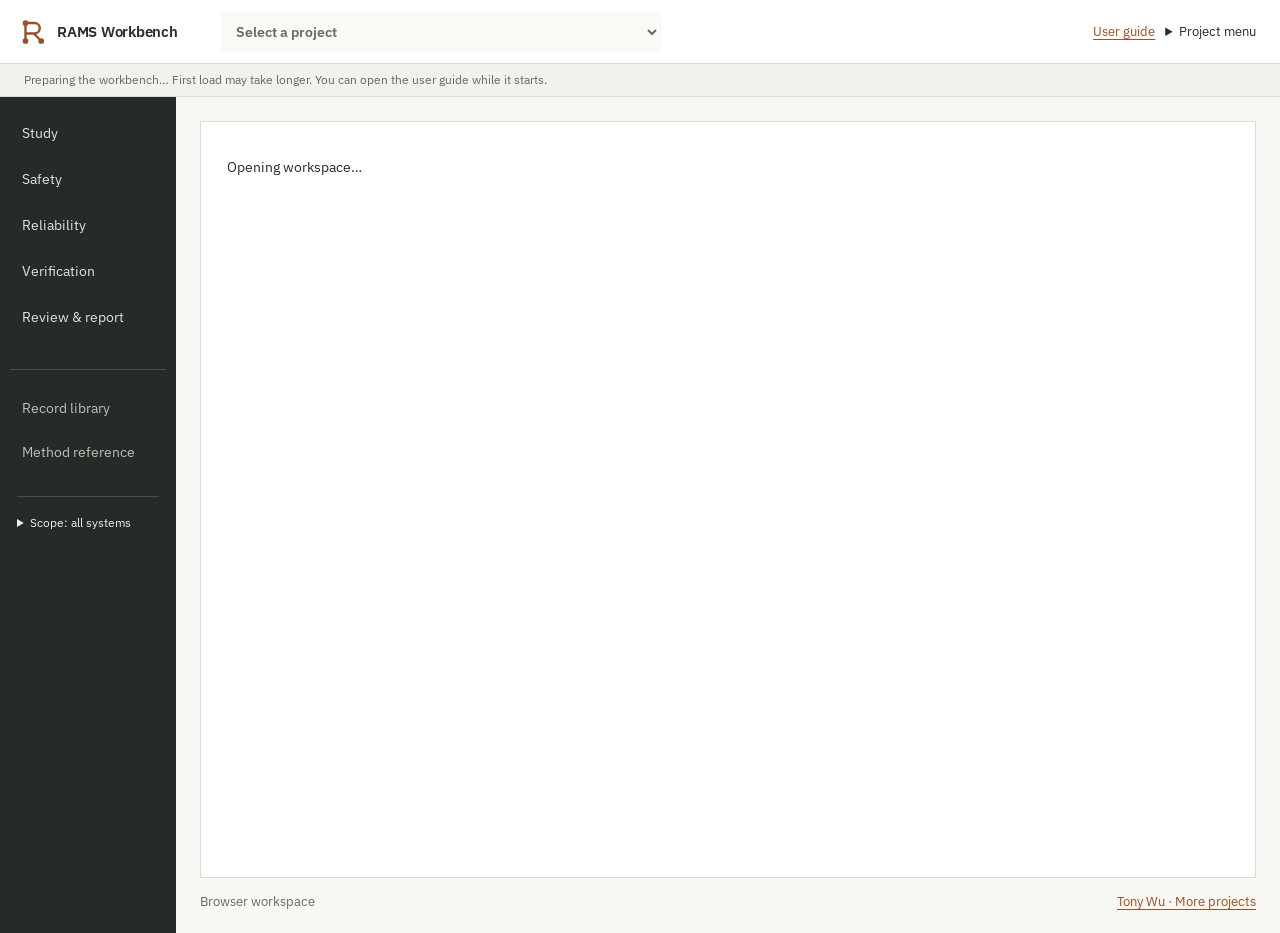
<file: index.html>
<!doctype html>
<html lang="en" data-runtime="browser">
  <head>
    <meta charset="utf-8" />
    <meta name="viewport" content="width=device-width,initial-scale=1" />
    <title>RAMS Workbench</title>
    <link rel="icon" type="image/svg+xml" href="./favicon.svg?v=94de19e150622cd6">
    <link rel="stylesheet" href="./style.css?v=94de19e150622cd6" />
    <link rel="stylesheet" href="./unified/engineering-view.css?v=94de19e150622cd6" />
    <script type="module" src="./app.js?v=94de19e150622cd6"></script>
  </head>
  <body>
    <a class="skip" href="#main">Skip to workspace</a>
    <header>
      <strong class="brand"><img class="brand-mark" src="./logo.svg?v=94de19e150622cd6" width="30" height="30" alt="">RAMS Workbench</strong
      ><label class="sr-only" for="projects">Project</label
      ><select id="projects">
        <option value="">Select a project</option></select
      ><span id="revision"></span>
      <div class="header-actions">
        <a class="guide-link" href="./guide/" target="_blank" rel="noopener" aria-label="User guide (opens in a new tab)">User guide</a>
        <details class="project-menu">
          <summary>Project menu</summary>
          <div>
            <button id="export">Download study</button>
            <button id="reload">Reload project</button>
            <button id="applicationStatus">Application status</button>
            <hr>
            <button id="exportArchive">Download full archive</button>
            <button id="backupWorkspace">Back up workspace</button>
            <button id="restoreWorkspace">Restore workspace backup</button>
            <button id="previousWorkspace">Download previous workspace</button>
            <input id="restoreFile" type="file" accept=".sqlite3,.db,application/vnd.sqlite3" hidden>
            <a class="button" href="./guide/#1-open-the-workbench-and-protect-your-work" target="_blank" rel="noopener">Browser storage & recovery help</a>
            <hr>
            <button id="create">New project</button>
            <button data-import-project>Import project</button>
            <input id="import" type="file" accept=".json,application/json" hidden>
            <details class="example-menu"><summary>Example studies</summary><button id="completeExample">Complete station study</button><button id="crossrailExample">Crossrail-informed ventilation study</button><button id="example">Basic station example</button><button id="methodExample">Bow tie & fault tree example</button></details>
          </div>
        </details>
      </div>
    </header>
    <div id="notice" role="status" aria-live="polite"></div>
    <div class="shell">
      <button id="toggleNavigation" class="nav-toggle" aria-expanded="false" aria-controls="studyNavigation">Study navigation</button>
      <div class="study-navigation" id="studyNavigation">
        <nav class="app-nav" aria-label="Study">
          <button data-view="overview" data-work-area="study">Study</button>
          <button data-view="hazards" data-work-area="safety">Safety</button>
          <button data-view="ram" data-work-area="reliability">Reliability</button>
          <button data-view="evidence" data-work-area="verification">Verification</button>
          <button data-view="review" data-work-area="review">Review &amp; report</button>
          <div class="nav-utilities">
            <button data-library>Record library</button>
            <button data-view="practice">Method reference</button>
          </div>
        </nav>
        <details class="scope-menu">
          <summary id="scopeLabel">Scope: all systems</summary>
          <aside class="scope">
            <div class="section-head"><h2>System scope</h2><button id="addItem">Add item</button></div>
            <button id="allScope" class="scope-all">All systems</button>
            <div id="tree"></div><div id="scopeNote" class="scope-note"></div>
          </aside>
        </details>
      </div>
      <main id="main" tabindex="-1">
        <div id="workAreaContext" class="work-area-context" hidden>
          <label for="workspaceView">View</label><select id="workspaceView" aria-label="Workspace view"></select>
        </div>
        <section id="workspace">
          <div id="content"><p role="status">Opening workspace…</p><noscript><p>Enable JavaScript to open the workspace.</p></noscript></div>
          <section id="inspector" aria-label="Selected record"></section>
          <aside id="reviewDock" aria-label="Record workspace" hidden><div id="reviewDetail"></div><div id="reviewEditorSlot"></div></aside>
        </section>
        <footer>
          <span id="studyMode">Local workspace</span>
          <span id="appVersion"></span>
          <a href="https://haitaowu12.github.io/tony-wu-home/">Tony Wu · More projects</a>
        </footer>
      </main>
    </div>
    <dialog id="recordContext" aria-labelledby="contextTitle">
      <div class="context-header"><h2 id="contextTitle">Related record</h2><button id="closeContext">Return to workspace</button></div>
      <nav id="contextTrail" aria-label="Related record path"></nav>
      <div id="contextRecord"></div>
    </dialog>
    <dialog id="editor" aria-labelledby="editorTitle">
      <form id="entityForm">
        <div class="dialog-head">
          <div>
            <p class="eyebrow" id="editorType"></p>
            <h2 id="editorTitle">Record</h2>
          </div>
          <button type="button" id="closeEditor">Close</button>
        </div>
        <div id="entityFields"></div>
        <p id="entityError" class="error" role="alert"></p>
        <div class="form-actions">
          <button type="button" id="cancelEditor">Cancel</button
          ><button class="primary">Save record</button>
        </div>
      </form>
    </dialog>
    <dialog id="actionDialog" aria-labelledby="actionTitle">
      <form id="actionForm">
        <div class="dialog-head">
          <h2 id="actionTitle"></h2>
          <button type="button" id="closeAction">Close</button>
        </div>
        <div id="actionFields"></div>
        <p id="actionError" class="error" role="alert"></p>
        <div class="form-actions">
          <button class="primary" id="actionSubmit">Save</button>
        </div>
      </form>
    </dialog>
  </body>
</html>
</file>
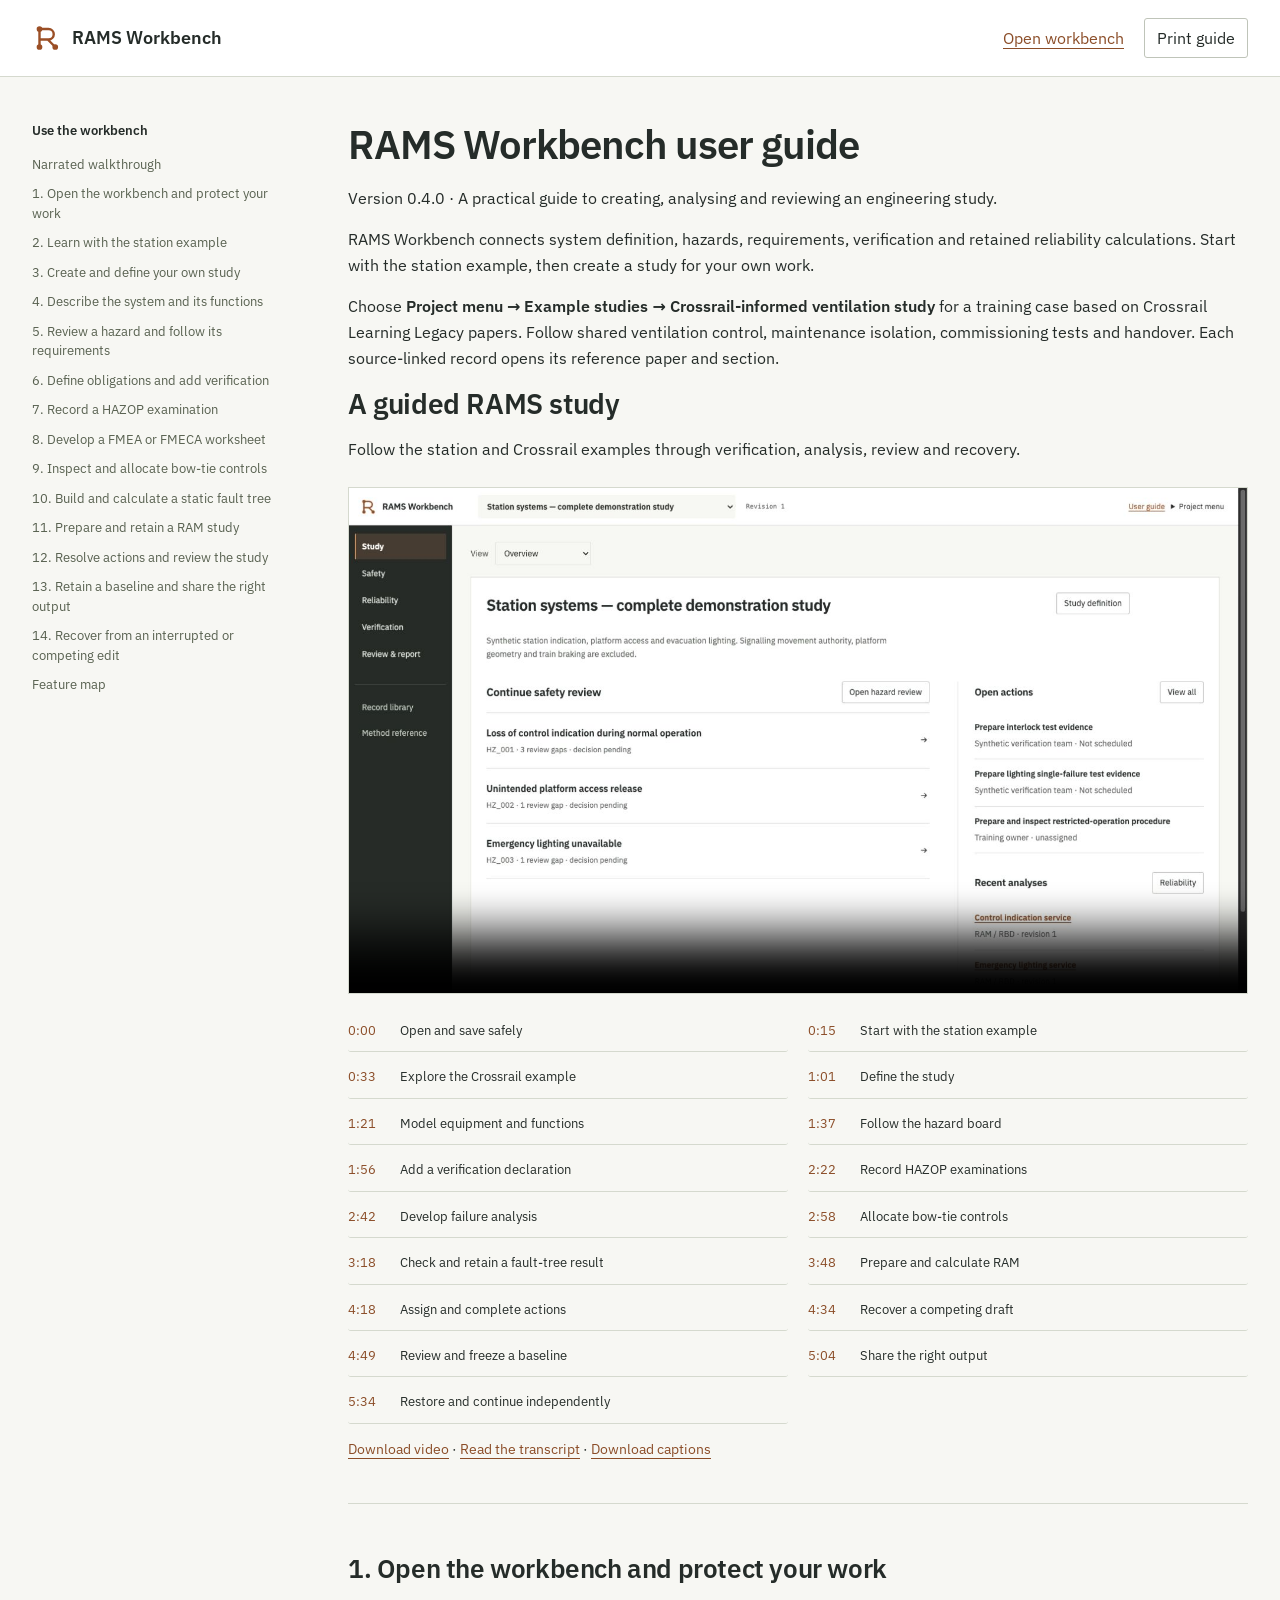
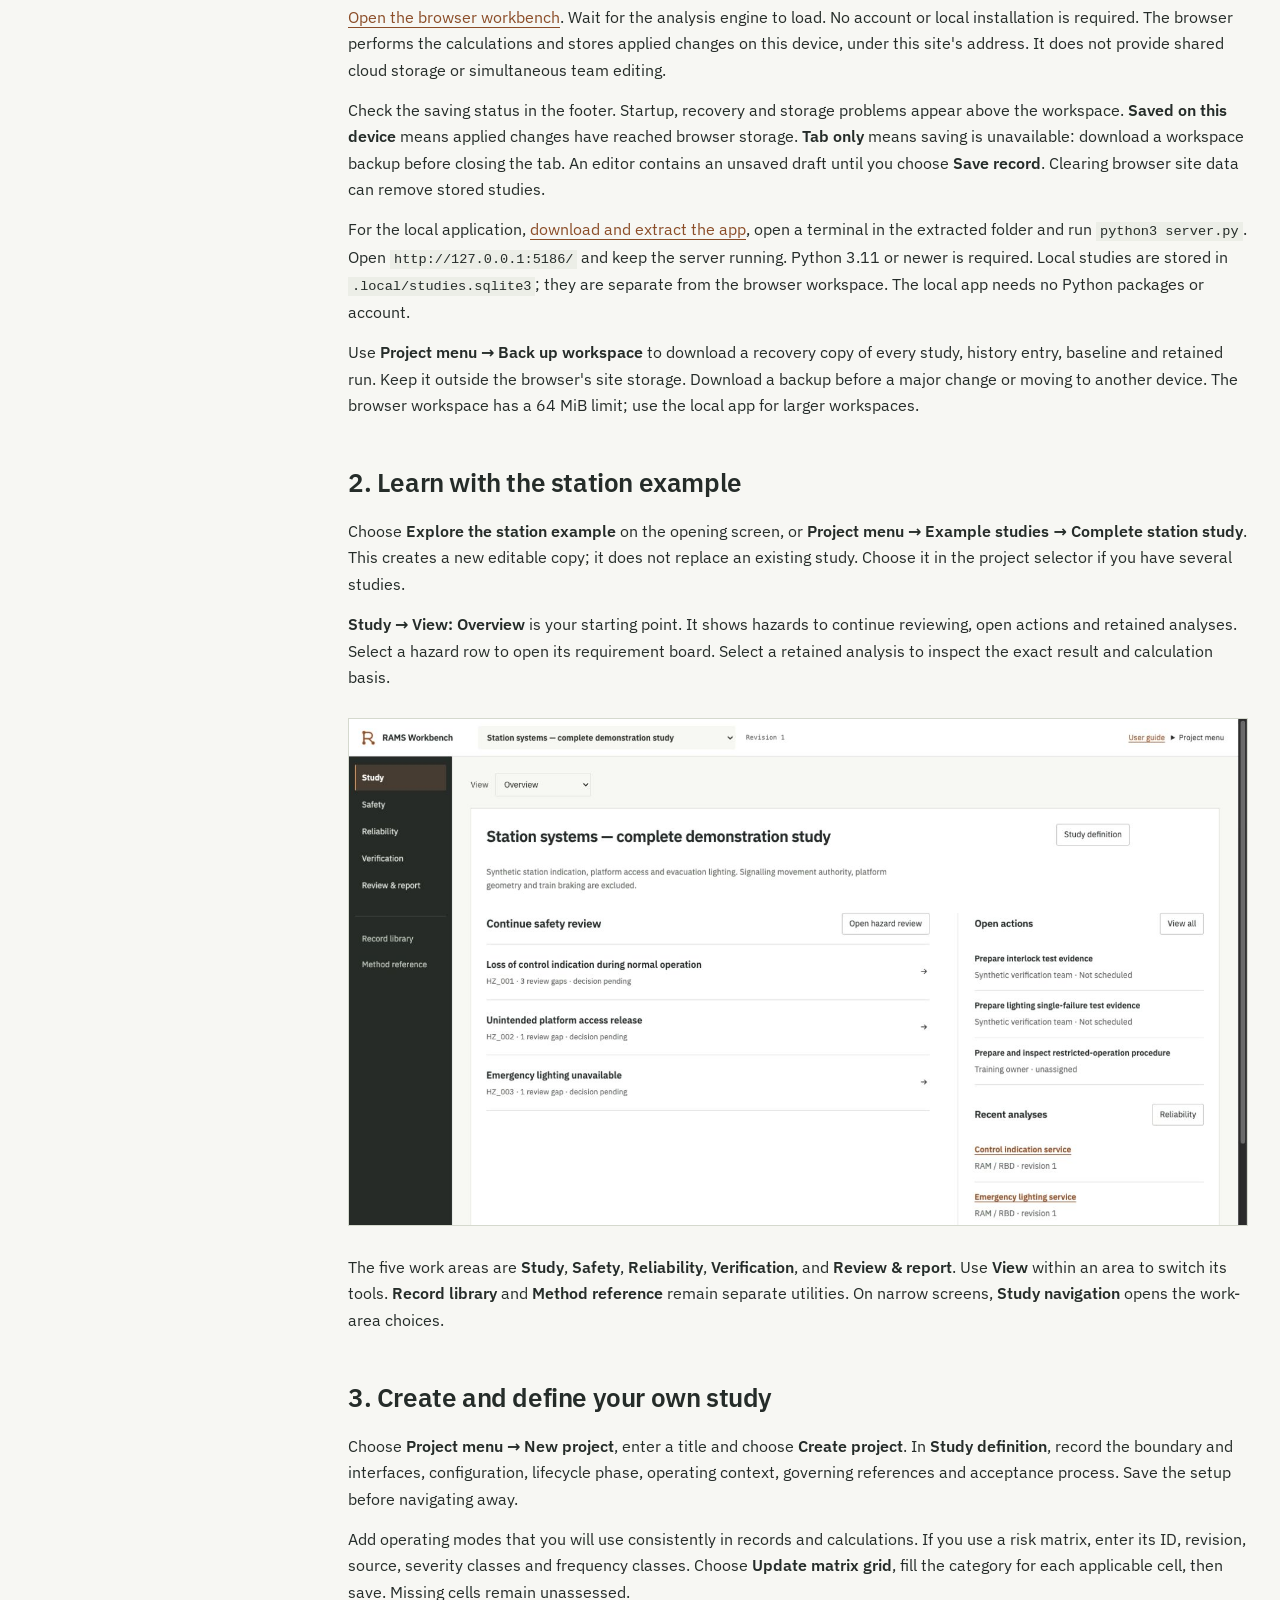
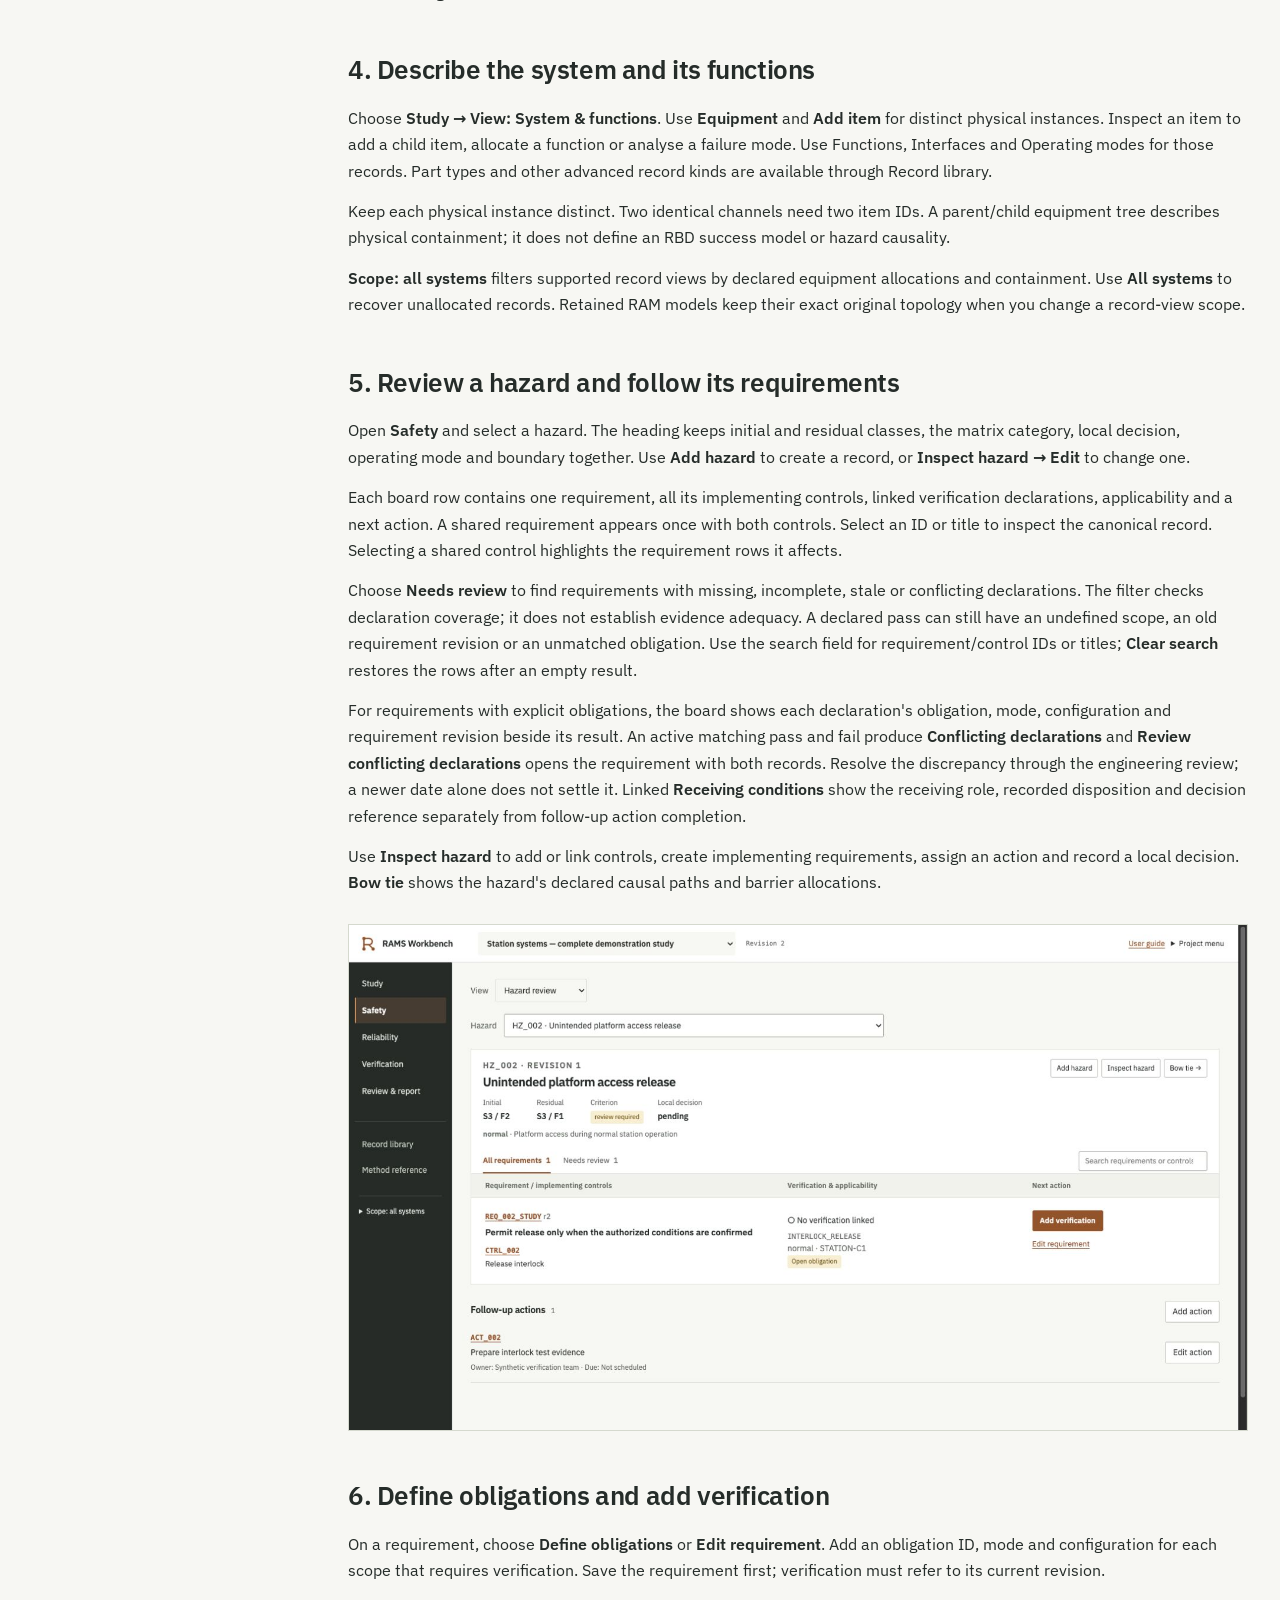
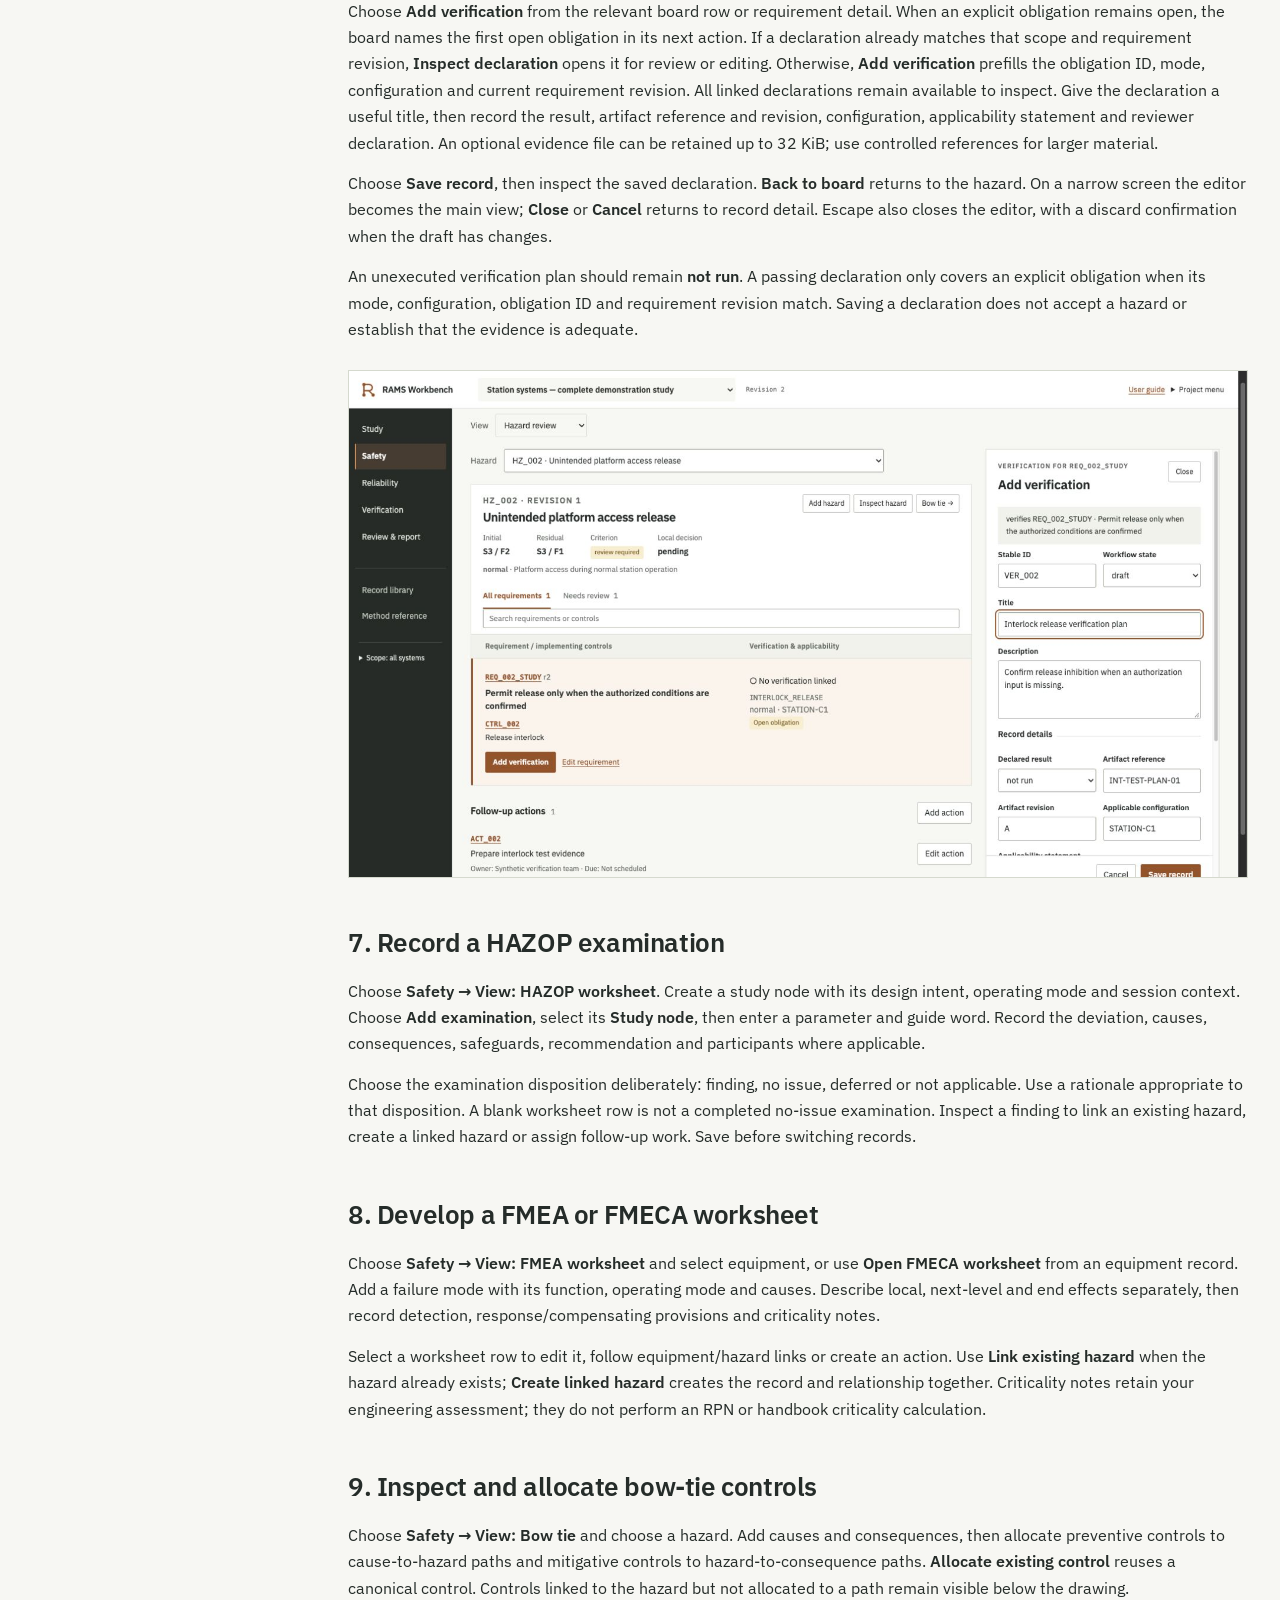
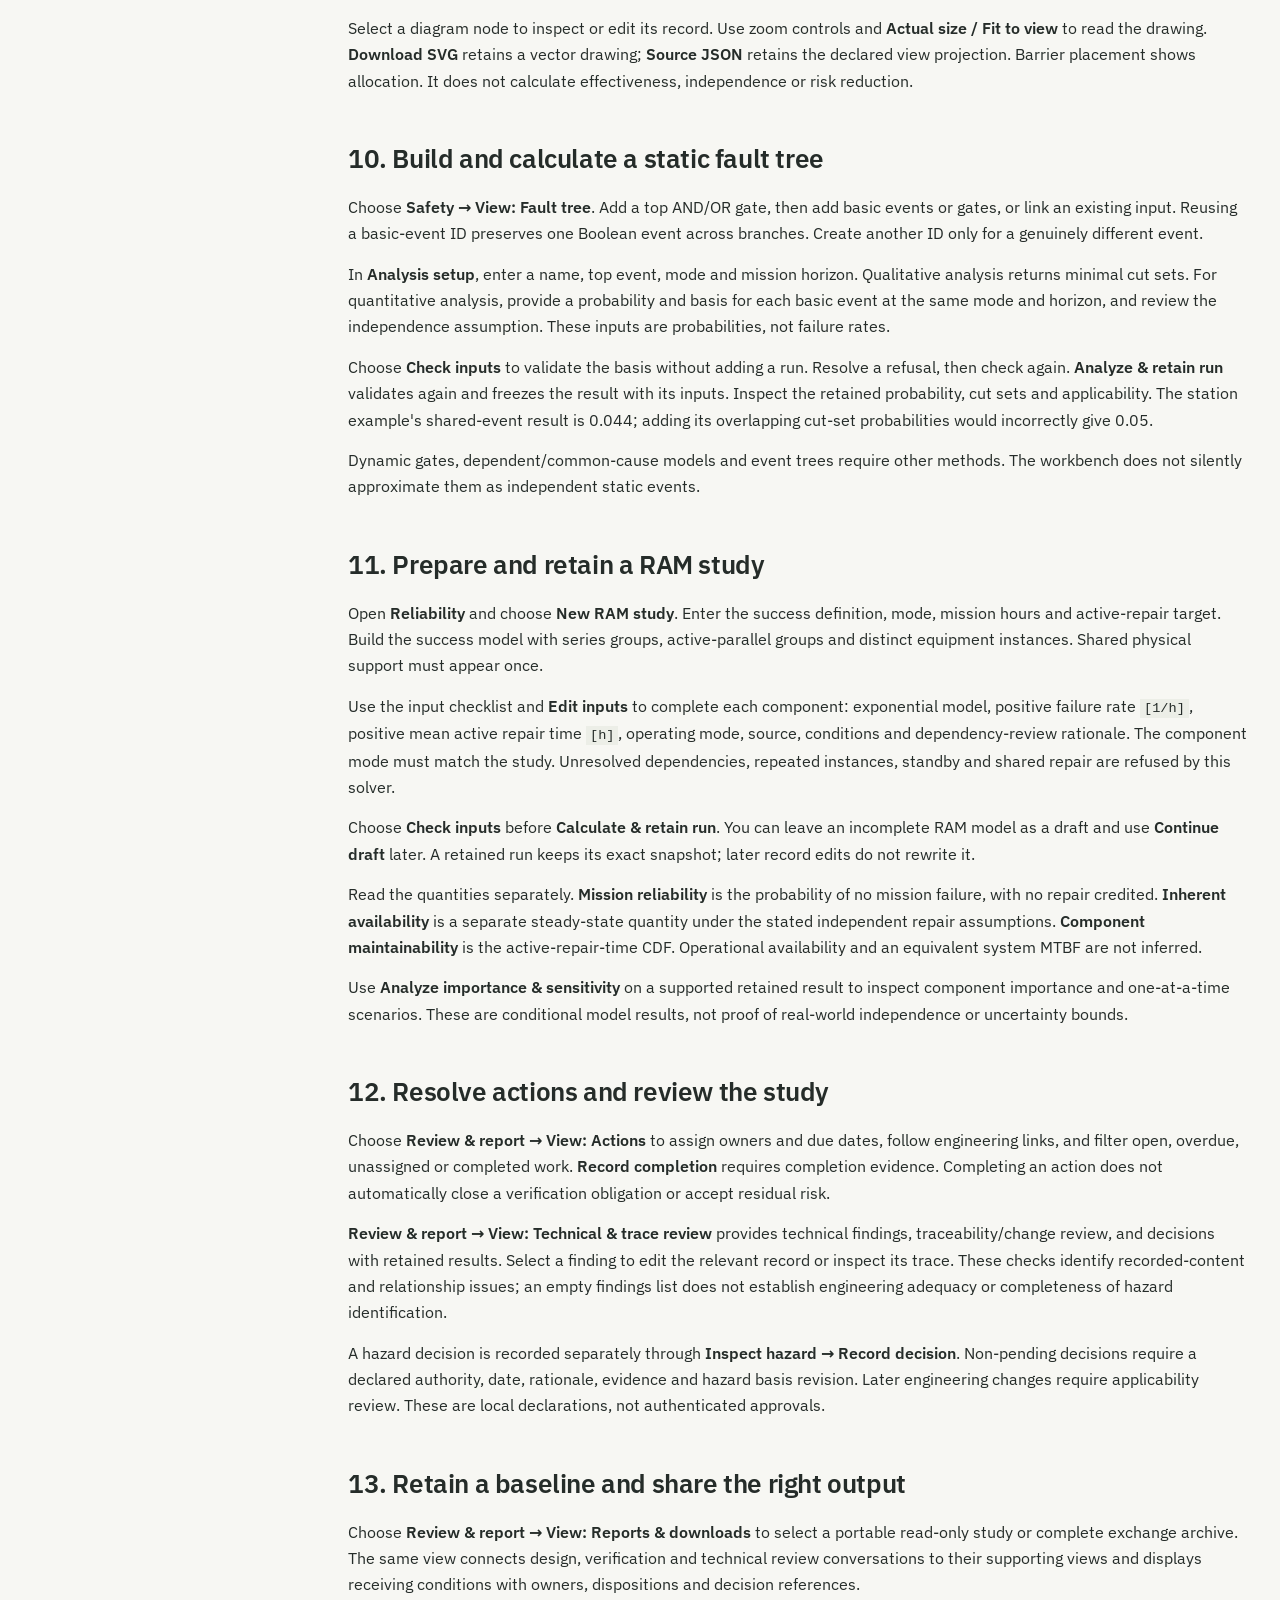
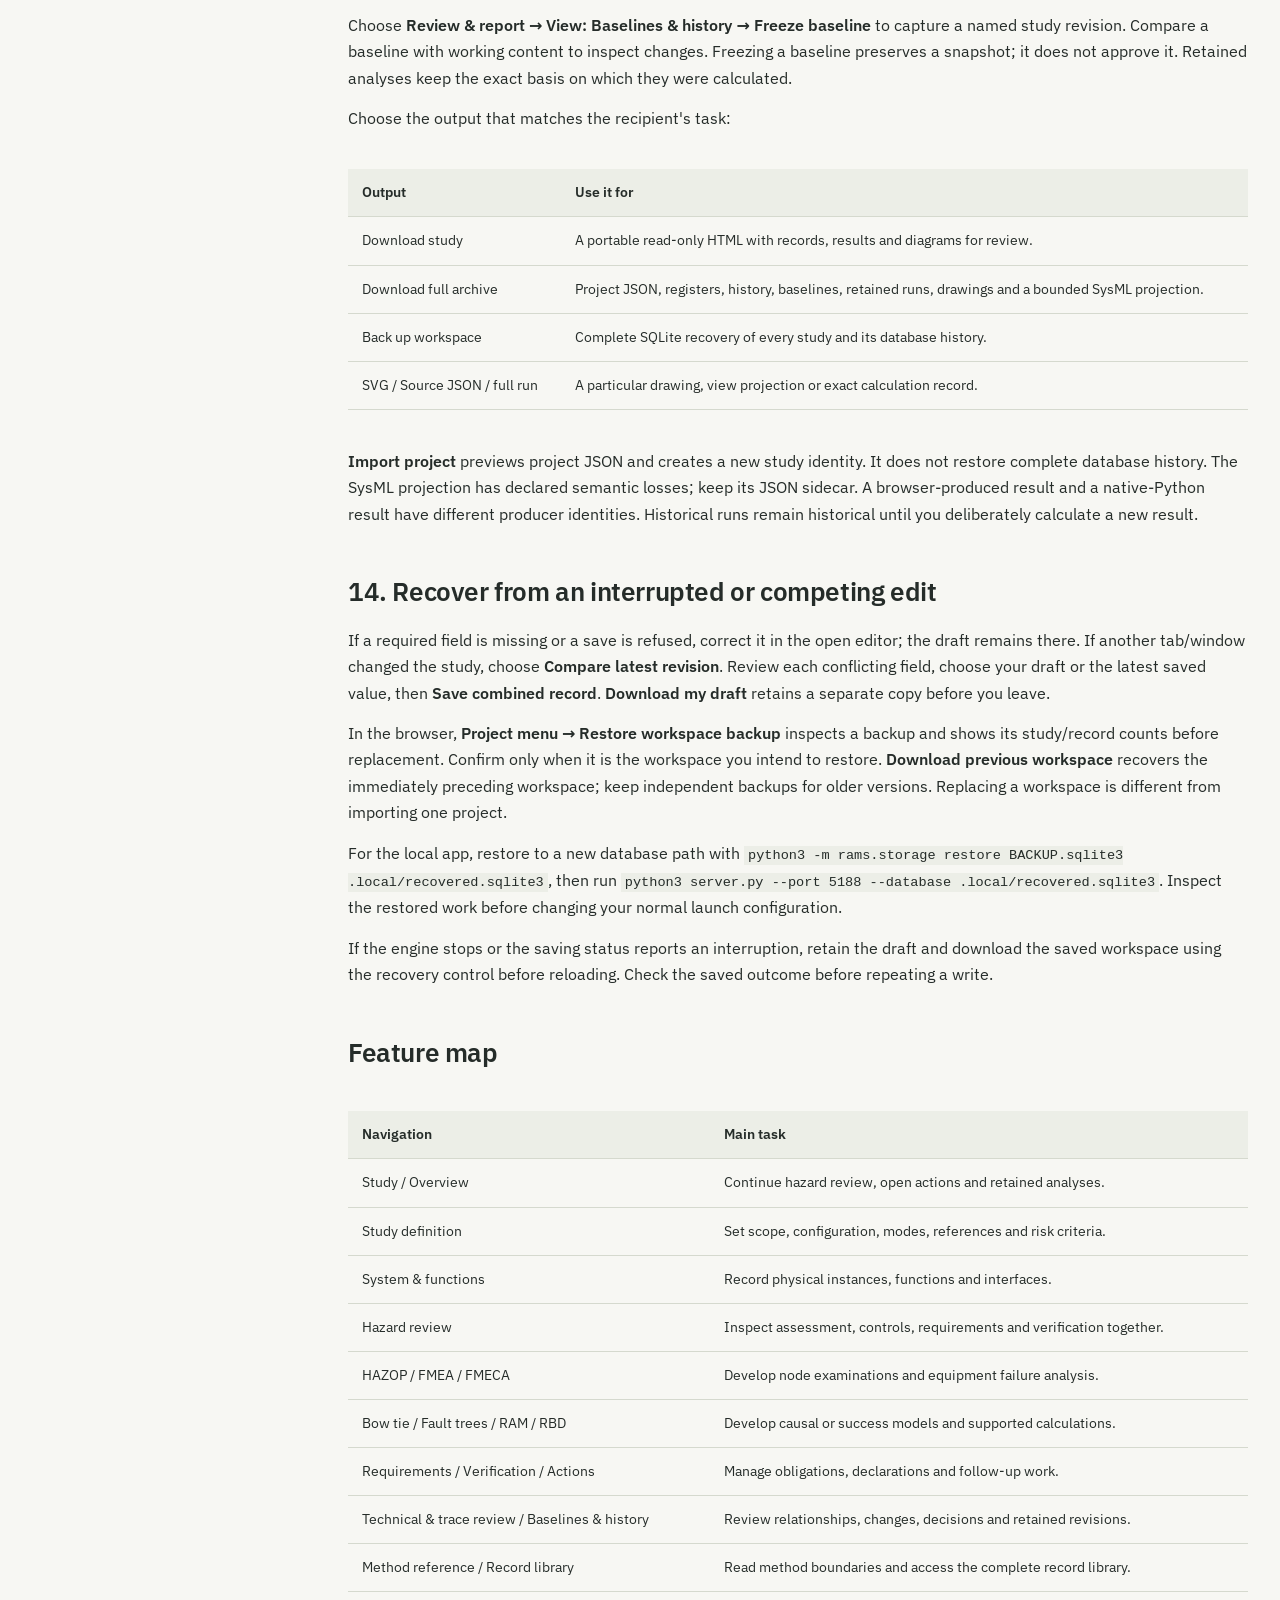
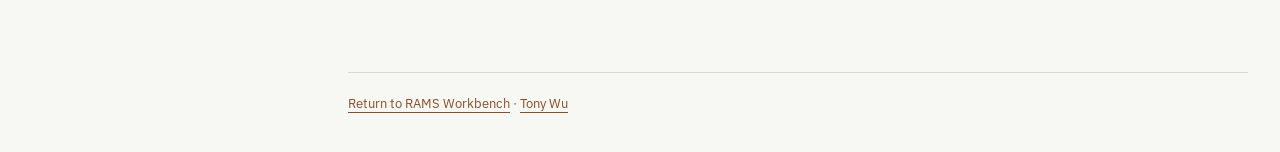
<file: guide/index.html>
<!doctype html><html lang="en"><head><meta charset="utf-8"><meta name="viewport" content="width=device-width,initial-scale=1"><title>RAMS Workbench — user guide & walkthrough</title><link rel="icon" href="../favicon.svg?v=94de19e150622cd6" type="image/svg+xml"><link rel="stylesheet" href="guide.css?v=94de19e150622cd6"><script src="guide.js?v=94de19e150622cd6" defer></script></head><body>
<header><a class="brand" href="../"><img src="../logo.svg?v=94de19e150622cd6" width="30" height="30" alt=""> <span>RAMS Workbench</span></a><div><a href="../">Open workbench</a><button id="printGuide">Print guide</button></div></header>
<main><aside aria-label="Guide contents"><strong>Use the workbench</strong><a href="#walkthrough">Narrated walkthrough</a><a href="#1-open-the-workbench-and-protect-your-work">1. Open the workbench and protect your work</a><a href="#2-learn-with-the-station-example">2. Learn with the station example</a><a href="#3-create-and-define-your-own-study">3. Create and define your own study</a><a href="#4-describe-the-system-and-its-functions">4. Describe the system and its functions</a><a href="#5-review-a-hazard-and-follow-its-requirements">5. Review a hazard and follow its requirements</a><a href="#6-define-obligations-and-add-verification">6. Define obligations and add verification</a><a href="#7-record-a-hazop-examination">7. Record a HAZOP examination</a><a href="#8-develop-a-fmea-or-fmeca-worksheet">8. Develop a FMEA or FMECA worksheet</a><a href="#9-inspect-and-allocate-bow-tie-controls">9. Inspect and allocate bow-tie controls</a><a href="#10-build-and-calculate-a-static-fault-tree">10. Build and calculate a static fault tree</a><a href="#11-prepare-and-retain-a-ram-study">11. Prepare and retain a RAM study</a><a href="#12-resolve-actions-and-review-the-study">12. Resolve actions and review the study</a><a href="#13-retain-a-baseline-and-share-the-right-output">13. Retain a baseline and share the right output</a><a href="#14-recover-from-an-interrupted-or-competing-edit">14. Recover from an interrupted or competing edit</a><a href="#feature-map">Feature map</a></aside><article><h1 id="rams-workbench-user-guide">RAMS Workbench user guide</h1>
<p>Version 0.4.0 · A practical guide to creating, analysing and reviewing an engineering study.</p>
<p>RAMS Workbench connects system definition, hazards, requirements, verification and retained reliability calculations. Start with the station example, then create a study for your own work.</p>
<p>Choose <strong>Project menu → Example studies → Crossrail-informed ventilation study</strong> for a training case based on Crossrail Learning Legacy papers. Follow shared ventilation control, maintenance isolation, commissioning tests and handover. Each source-linked record opens its reference paper and section.</p>
<section id="walkthrough" aria-labelledby="videoTitle"><h2 id="videoTitle">A guided RAMS study</h2><p>Follow the station and Crossrail examples through verification, analysis, review and recovery.</p><video id="walkthroughVideo" controls preload="metadata" poster="images/02-workspace.jpg?v=94de19e150622cd6"><source src="walkthrough.mp4?v=94de19e150622cd6" type="video/mp4"><track src="captions.vtt?v=94de19e150622cd6" kind="captions" srclang="en" label="English">Your browser does not support video. <a href="walkthrough.mp4?v=94de19e150622cd6">Download the walkthrough</a>.</video><div id="chapters" aria-label="Walkthrough chapters"></div><p class="video-links"><a href="walkthrough.mp4?v=94de19e150622cd6" download>Download video</a> · <a href="transcript.html">Read the transcript</a> · <a href="captions.vtt?v=94de19e150622cd6" download>Download captions</a></p></section>
<h2 id="1-open-the-workbench-and-protect-your-work">1. Open the workbench and protect your work</h2>
<p><a href="https://haitaowu12.github.io/rams-workbench-pages/">Open the browser workbench</a>. Wait for the analysis engine to load. No account or local installation is required. The browser performs the calculations and stores applied changes on this device, under this site&#x27;s address. It does not provide shared cloud storage or simultaneous team editing.</p>
<p>Check the saving status in the footer. Startup, recovery and storage problems appear above the workspace. <strong>Saved on this device</strong> means applied changes have reached browser storage. <strong>Tab only</strong> means saving is unavailable: download a workspace backup before closing the tab. An editor contains an unsaved draft until you choose <strong>Save record</strong>. Clearing browser site data can remove stored studies.</p>
<p>For the local application, <a href="https://haitaowu12.github.io/rams-workbench-pages/rams-workbench.zip">download and extract the app</a>, open a terminal in the extracted folder and run <code>python3 server.py</code>. Open <code>http://127.0.0.1:5186/</code> and keep the server running. Python 3.11 or newer is required. Local studies are stored in <code>.local/studies.sqlite3</code>; they are separate from the browser workspace. The local app needs no Python packages or account.</p>
<p>Use <strong>Project menu → Back up workspace</strong> to download a recovery copy of every study, history entry, baseline and retained run. Keep it outside the browser&#x27;s site storage. Download a backup before a major change or moving to another device. The browser workspace has a 64 MiB limit; use the local app for larger workspaces.</p>
<h2 id="2-learn-with-the-station-example">2. Learn with the station example</h2>
<p>Choose <strong>Explore the station example</strong> on the opening screen, or <strong>Project menu → Example studies → Complete station study</strong>. This creates a new editable copy; it does not replace an existing study. Choose it in the project selector if you have several studies.</p>
<p><strong>Study → View: Overview</strong> is your starting point. It shows hazards to continue reviewing, open actions and retained analyses. Select a hazard row to open its requirement board. Select a retained analysis to inspect the exact result and calculation basis.</p>
<p><img loading="lazy" alt="Study workspace with hazard review, actions and retained analyses" src="./images/02-workspace.jpg?v=94de19e150622cd6"></p>
<p>The five work areas are <strong>Study</strong>, <strong>Safety</strong>, <strong>Reliability</strong>, <strong>Verification</strong>, and <strong>Review &amp; report</strong>. Use <strong>View</strong> within an area to switch its tools. <strong>Record library</strong> and <strong>Method reference</strong> remain separate utilities. On narrow screens, <strong>Study navigation</strong> opens the work-area choices.</p>
<h2 id="3-create-and-define-your-own-study">3. Create and define your own study</h2>
<p>Choose <strong>Project menu → New project</strong>, enter a title and choose <strong>Create project</strong>. In <strong>Study definition</strong>, record the boundary and interfaces, configuration, lifecycle phase, operating context, governing references and acceptance process. Save the setup before navigating away.</p>
<p>Add operating modes that you will use consistently in records and calculations. If you use a risk matrix, enter its ID, revision, source, severity classes and frequency classes. Choose <strong>Update matrix grid</strong>, fill the category for each applicable cell, then save. Missing cells remain unassessed.</p>
<h2 id="4-describe-the-system-and-its-functions">4. Describe the system and its functions</h2>
<p>Choose <strong>Study → View: System &amp; functions</strong>. Use <strong>Equipment</strong> and <strong>Add item</strong> for distinct physical instances. Inspect an item to add a child item, allocate a function or analyse a failure mode. Use Functions, Interfaces and Operating modes for those records. Part types and other advanced record kinds are available through Record library.</p>
<p>Keep each physical instance distinct. Two identical channels need two item IDs. A parent/child equipment tree describes physical containment; it does not define an RBD success model or hazard causality.</p>
<p><strong>Scope: all systems</strong> filters supported record views by declared equipment allocations and containment. Use <strong>All systems</strong> to recover unallocated records. Retained RAM models keep their exact original topology when you change a record-view scope.</p>
<h2 id="5-review-a-hazard-and-follow-its-requirements">5. Review a hazard and follow its requirements</h2>
<p>Open <strong>Safety</strong> and select a hazard. The heading keeps initial and residual classes, the matrix category, local decision, operating mode and boundary together. Use <strong>Add hazard</strong> to create a record, or <strong>Inspect hazard → Edit</strong> to change one.</p>
<p>Each board row contains one requirement, all its implementing controls, linked verification declarations, applicability and a next action. A shared requirement appears once with both controls. Select an ID or title to inspect the canonical record. Selecting a shared control highlights the requirement rows it affects.</p>
<p>Choose <strong>Needs review</strong> to find requirements with missing, incomplete, stale or conflicting declarations. The filter checks declaration coverage; it does not establish evidence adequacy. A declared pass can still have an undefined scope, an old requirement revision or an unmatched obligation. Use the search field for requirement/control IDs or titles; <strong>Clear search</strong> restores the rows after an empty result.</p>
<p>For requirements with explicit obligations, the board shows each declaration&#x27;s obligation, mode, configuration and requirement revision beside its result. An active matching pass and fail produce <strong>Conflicting declarations</strong> and <strong>Review conflicting declarations</strong> opens the requirement with both records. Resolve the discrepancy through the engineering review; a newer date alone does not settle it. Linked <strong>Receiving conditions</strong> show the receiving role, recorded disposition and decision reference separately from follow-up action completion.</p>
<p>Use <strong>Inspect hazard</strong> to add or link controls, create implementing requirements, assign an action and record a local decision. <strong>Bow tie</strong> shows the hazard&#x27;s declared causal paths and barrier allocations.</p>
<p><img loading="lazy" alt="Hazard requirement board with controls, applicability and next actions" src="./images/04-board.jpg?v=94de19e150622cd6"></p>
<h2 id="6-define-obligations-and-add-verification">6. Define obligations and add verification</h2>
<p>On a requirement, choose <strong>Define obligations</strong> or <strong>Edit requirement</strong>. Add an obligation ID, mode and configuration for each scope that requires verification. Save the requirement first; verification must refer to its current revision.</p>
<p>Choose <strong>Add verification</strong> from the relevant board row or requirement detail. When an explicit obligation remains open, the board names the first open obligation in its next action. If a declaration already matches that scope and requirement revision, <strong>Inspect declaration</strong> opens it for review or editing. Otherwise, <strong>Add verification</strong> prefills the obligation ID, mode, configuration and current requirement revision. All linked declarations remain available to inspect. Give the declaration a useful title, then record the result, artifact reference and revision, configuration, applicability statement and reviewer declaration. An optional evidence file can be retained up to 32 KiB; use controlled references for larger material.</p>
<p>Choose <strong>Save record</strong>, then inspect the saved declaration. <strong>Back to board</strong> returns to the hazard. On a narrow screen the editor becomes the main view; <strong>Close</strong> or <strong>Cancel</strong> returns to record detail. Escape also closes the editor, with a discard confirmation when the draft has changes.</p>
<p>An unexecuted verification plan should remain <strong>not run</strong>. A passing declaration only covers an explicit obligation when its mode, configuration, obligation ID and requirement revision match. Saving a declaration does not accept a hazard or establish that the evidence is adequate.</p>
<p><img loading="lazy" alt="Verification editor alongside its requirement context" src="./images/05-verification.jpg?v=94de19e150622cd6"></p>
<h2 id="7-record-a-hazop-examination">7. Record a HAZOP examination</h2>
<p>Choose <strong>Safety → View: HAZOP worksheet</strong>. Create a study node with its design intent, operating mode and session context. Choose <strong>Add examination</strong>, select its <strong>Study node</strong>, then enter a parameter and guide word. Record the deviation, causes, consequences, safeguards, recommendation and participants where applicable.</p>
<p>Choose the examination disposition deliberately: finding, no issue, deferred or not applicable. Use a rationale appropriate to that disposition. A blank worksheet row is not a completed no-issue examination. Inspect a finding to link an existing hazard, create a linked hazard or assign follow-up work. Save before switching records.</p>
<h2 id="8-develop-a-fmea-or-fmeca-worksheet">8. Develop a FMEA or FMECA worksheet</h2>
<p>Choose <strong>Safety → View: FMEA worksheet</strong> and select equipment, or use <strong>Open FMECA worksheet</strong> from an equipment record. Add a failure mode with its function, operating mode and causes. Describe local, next-level and end effects separately, then record detection, response/compensating provisions and criticality notes.</p>
<p>Select a worksheet row to edit it, follow equipment/hazard links or create an action. Use <strong>Link existing hazard</strong> when the hazard already exists; <strong>Create linked hazard</strong> creates the record and relationship together. Criticality notes retain your engineering assessment; they do not perform an RPN or handbook criticality calculation.</p>
<h2 id="9-inspect-and-allocate-bow-tie-controls">9. Inspect and allocate bow-tie controls</h2>
<p>Choose <strong>Safety → View: Bow tie</strong> and choose a hazard. Add causes and consequences, then allocate preventive controls to cause-to-hazard paths and mitigative controls to hazard-to-consequence paths. <strong>Allocate existing control</strong> reuses a canonical control. Controls linked to the hazard but not allocated to a path remain visible below the drawing.</p>
<p>Select a diagram node to inspect or edit its record. Use zoom controls and <strong>Actual size / Fit to view</strong> to read the drawing. <strong>Download SVG</strong> retains a vector drawing; <strong>Source JSON</strong> retains the declared view projection. Barrier placement shows allocation. It does not calculate effectiveness, independence or risk reduction.</p>
<h2 id="10-build-and-calculate-a-static-fault-tree">10. Build and calculate a static fault tree</h2>
<p>Choose <strong>Safety → View: Fault tree</strong>. Add a top AND/OR gate, then add basic events or gates, or link an existing input. Reusing a basic-event ID preserves one Boolean event across branches. Create another ID only for a genuinely different event.</p>
<p>In <strong>Analysis setup</strong>, enter a name, top event, mode and mission horizon. Qualitative analysis returns minimal cut sets. For quantitative analysis, provide a probability and basis for each basic event at the same mode and horizon, and review the independence assumption. These inputs are probabilities, not failure rates.</p>
<p>Choose <strong>Check inputs</strong> to validate the basis without adding a run. Resolve a refusal, then check again. <strong>Analyze &amp; retain run</strong> validates again and freezes the result with its inputs. Inspect the retained probability, cut sets and applicability. The station example&#x27;s shared-event result is 0.044; adding its overlapping cut-set probabilities would incorrectly give 0.05.</p>
<p>Dynamic gates, dependent/common-cause models and event trees require other methods. The workbench does not silently approximate them as independent static events.</p>
<h2 id="11-prepare-and-retain-a-ram-study">11. Prepare and retain a RAM study</h2>
<p>Open <strong>Reliability</strong> and choose <strong>New RAM study</strong>. Enter the success definition, mode, mission hours and active-repair target. Build the success model with series groups, active-parallel groups and distinct equipment instances. Shared physical support must appear once.</p>
<p>Use the input checklist and <strong>Edit inputs</strong> to complete each component: exponential model, positive failure rate <code>[1/h]</code>, positive mean active repair time <code>[h]</code>, operating mode, source, conditions and dependency-review rationale. The component mode must match the study. Unresolved dependencies, repeated instances, standby and shared repair are refused by this solver.</p>
<p>Choose <strong>Check inputs</strong> before <strong>Calculate &amp; retain run</strong>. You can leave an incomplete RAM model as a draft and use <strong>Continue draft</strong> later. A retained run keeps its exact snapshot; later record edits do not rewrite it.</p>
<p>Read the quantities separately. <strong>Mission reliability</strong> is the probability of no mission failure, with no repair credited. <strong>Inherent availability</strong> is a separate steady-state quantity under the stated independent repair assumptions. <strong>Component maintainability</strong> is the active-repair-time CDF. Operational availability and an equivalent system MTBF are not inferred.</p>
<p>Use <strong>Analyze importance &amp; sensitivity</strong> on a supported retained result to inspect component importance and one-at-a-time scenarios. These are conditional model results, not proof of real-world independence or uncertainty bounds.</p>
<h2 id="12-resolve-actions-and-review-the-study">12. Resolve actions and review the study</h2>
<p>Choose <strong>Review &amp; report → View: Actions</strong> to assign owners and due dates, follow engineering links, and filter open, overdue, unassigned or completed work. <strong>Record completion</strong> requires completion evidence. Completing an action does not automatically close a verification obligation or accept residual risk.</p>
<p><strong>Review &amp; report → View: Technical &amp; trace review</strong> provides technical findings, traceability/change review, and decisions with retained results. Select a finding to edit the relevant record or inspect its trace. These checks identify recorded-content and relationship issues; an empty findings list does not establish engineering adequacy or completeness of hazard identification.</p>
<p>A hazard decision is recorded separately through <strong>Inspect hazard → Record decision</strong>. Non-pending decisions require a declared authority, date, rationale, evidence and hazard basis revision. Later engineering changes require applicability review. These are local declarations, not authenticated approvals.</p>
<h2 id="13-retain-a-baseline-and-share-the-right-output">13. Retain a baseline and share the right output</h2>
<p>Choose <strong>Review &amp; report → View: Reports &amp; downloads</strong> to select a portable read-only study or complete exchange archive. The same view connects design, verification and technical review conversations to their supporting views and displays receiving conditions with owners, dispositions and decision references.</p>
<p>Choose <strong>Review &amp; report → View: Baselines &amp; history → Freeze baseline</strong> to capture a named study revision. Compare a baseline with working content to inspect changes. Freezing a baseline preserves a snapshot; it does not approve it. Retained analyses keep the exact basis on which they were calculated.</p>
<p>Choose the output that matches the recipient&#x27;s task:</p>
<div class="table-wrap"><table><thead><tr><th scope="col">Output</th><th scope="col">Use it for</th></tr></thead><tbody><tr><td>Download study</td><td>A portable read-only HTML with records, results and diagrams for review.</td></tr><tr><td>Download full archive</td><td>Project JSON, registers, history, baselines, retained runs, drawings and a bounded SysML projection.</td></tr><tr><td>Back up workspace</td><td>Complete SQLite recovery of every study and its database history.</td></tr><tr><td>SVG / Source JSON / full run</td><td>A particular drawing, view projection or exact calculation record.</td></tr></tbody></table></div>
<p><strong>Import project</strong> previews project JSON and creates a new study identity. It does not restore complete database history. The SysML projection has declared semantic losses; keep its JSON sidecar. A browser-produced result and a native-Python result have different producer identities. Historical runs remain historical until you deliberately calculate a new result.</p>
<h2 id="14-recover-from-an-interrupted-or-competing-edit">14. Recover from an interrupted or competing edit</h2>
<p>If a required field is missing or a save is refused, correct it in the open editor; the draft remains there. If another tab/window changed the study, choose <strong>Compare latest revision</strong>. Review each conflicting field, choose your draft or the latest saved value, then <strong>Save combined record</strong>. <strong>Download my draft</strong> retains a separate copy before you leave.</p>
<p>In the browser, <strong>Project menu → Restore workspace backup</strong> inspects a backup and shows its study/record counts before replacement. Confirm only when it is the workspace you intend to restore. <strong>Download previous workspace</strong> recovers the immediately preceding workspace; keep independent backups for older versions. Replacing a workspace is different from importing one project.</p>
<p>For the local app, restore to a new database path with <code>python3 -m rams.storage restore BACKUP.sqlite3 .local/recovered.sqlite3</code>, then run <code>python3 server.py --port 5188 --database .local/recovered.sqlite3</code>. Inspect the restored work before changing your normal launch configuration.</p>
<p>If the engine stops or the saving status reports an interruption, retain the draft and download the saved workspace using the recovery control before reloading. Check the saved outcome before repeating a write.</p>
<h2 id="feature-map">Feature map</h2>
<div class="table-wrap"><table><thead><tr><th scope="col">Navigation</th><th scope="col">Main task</th></tr></thead><tbody><tr><td>Study / Overview</td><td>Continue hazard review, open actions and retained analyses.</td></tr><tr><td>Study definition</td><td>Set scope, configuration, modes, references and risk criteria.</td></tr><tr><td>System &amp; functions</td><td>Record physical instances, functions and interfaces.</td></tr><tr><td>Hazard review</td><td>Inspect assessment, controls, requirements and verification together.</td></tr><tr><td>HAZOP / FMEA / FMECA</td><td>Develop node examinations and equipment failure analysis.</td></tr><tr><td>Bow tie / Fault trees / RAM / RBD</td><td>Develop causal or success models and supported calculations.</td></tr><tr><td>Requirements / Verification / Actions</td><td>Manage obligations, declarations and follow-up work.</td></tr><tr><td>Technical &amp; trace review / Baselines &amp; history</td><td>Review relationships, changes, decisions and retained revisions.</td></tr><tr><td>Method reference / Record library</td><td>Read method boundaries and access the complete record library.</td></tr></tbody></table></div>
<footer><a href="../">Return to RAMS Workbench</a> · <a href="https://haitaowu12.github.io/tony-wu-home/">Tony Wu</a></footer></article></main></body></html>
</file>
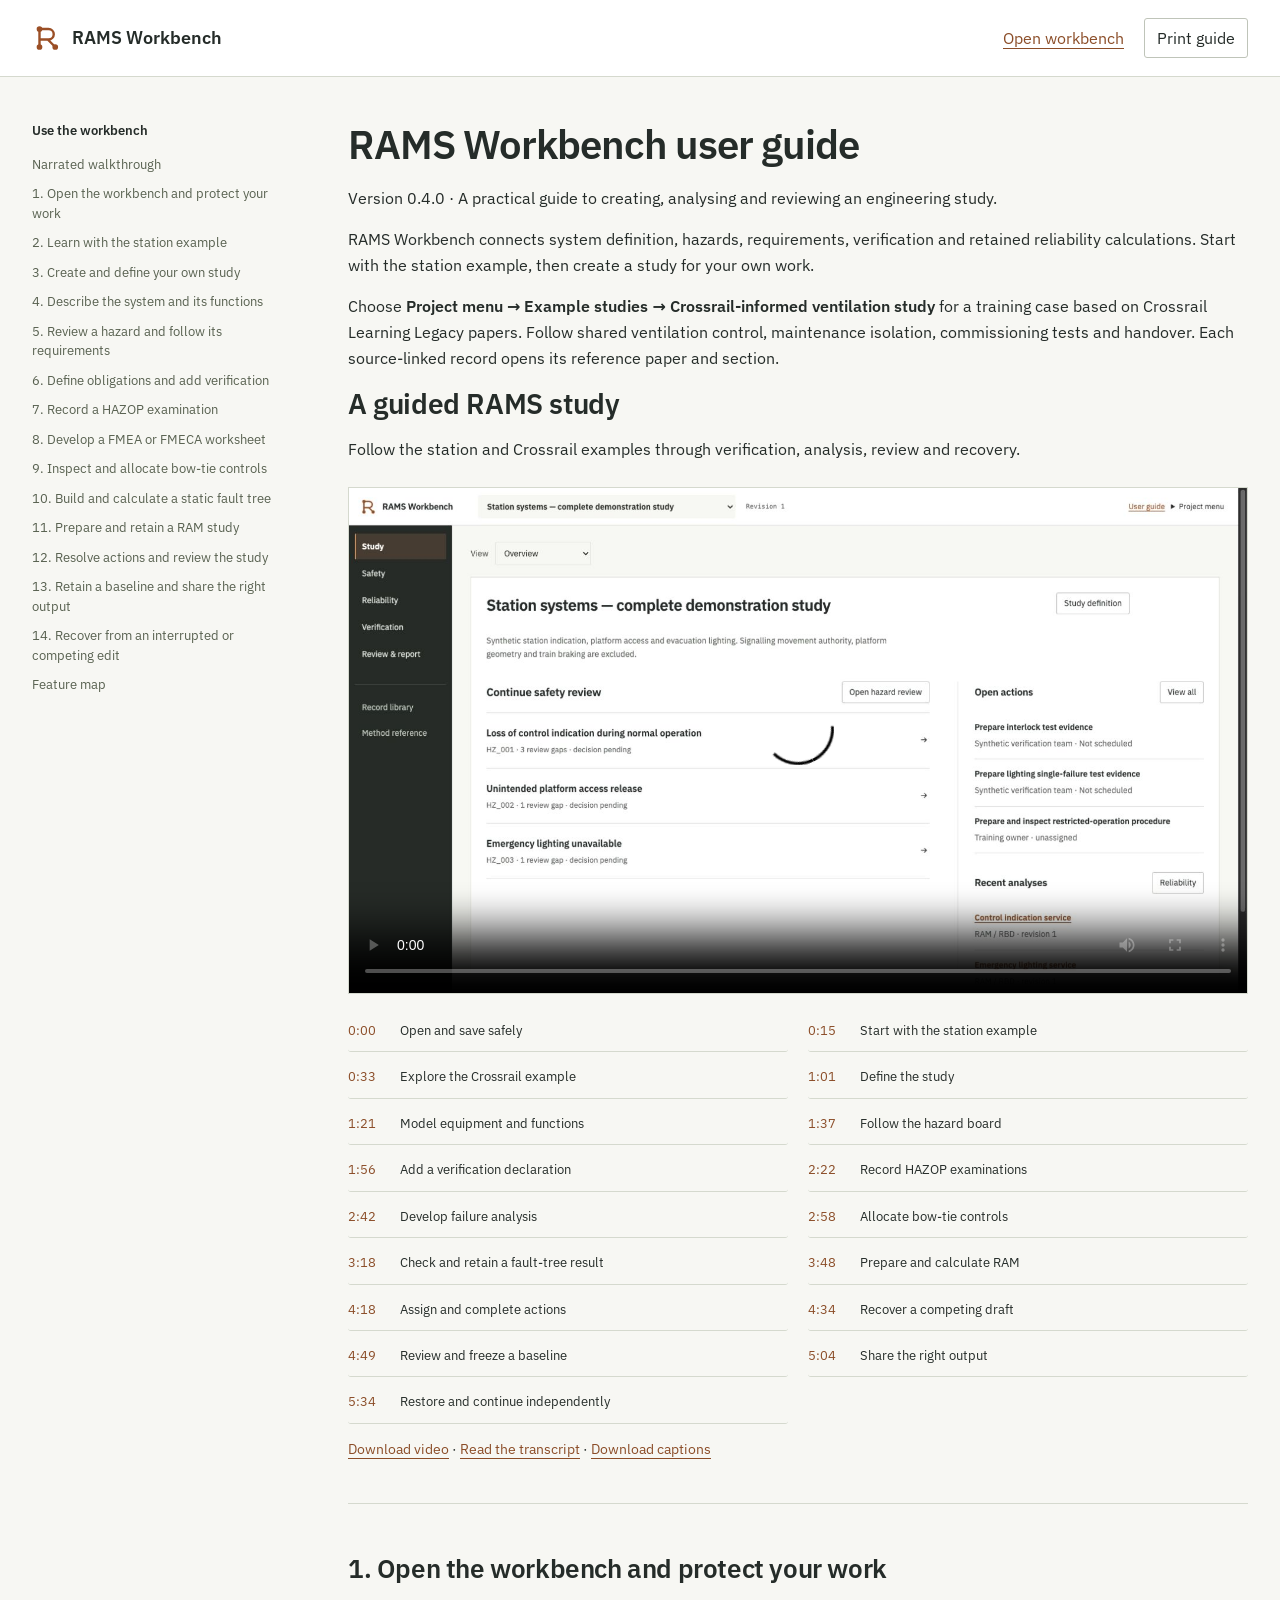
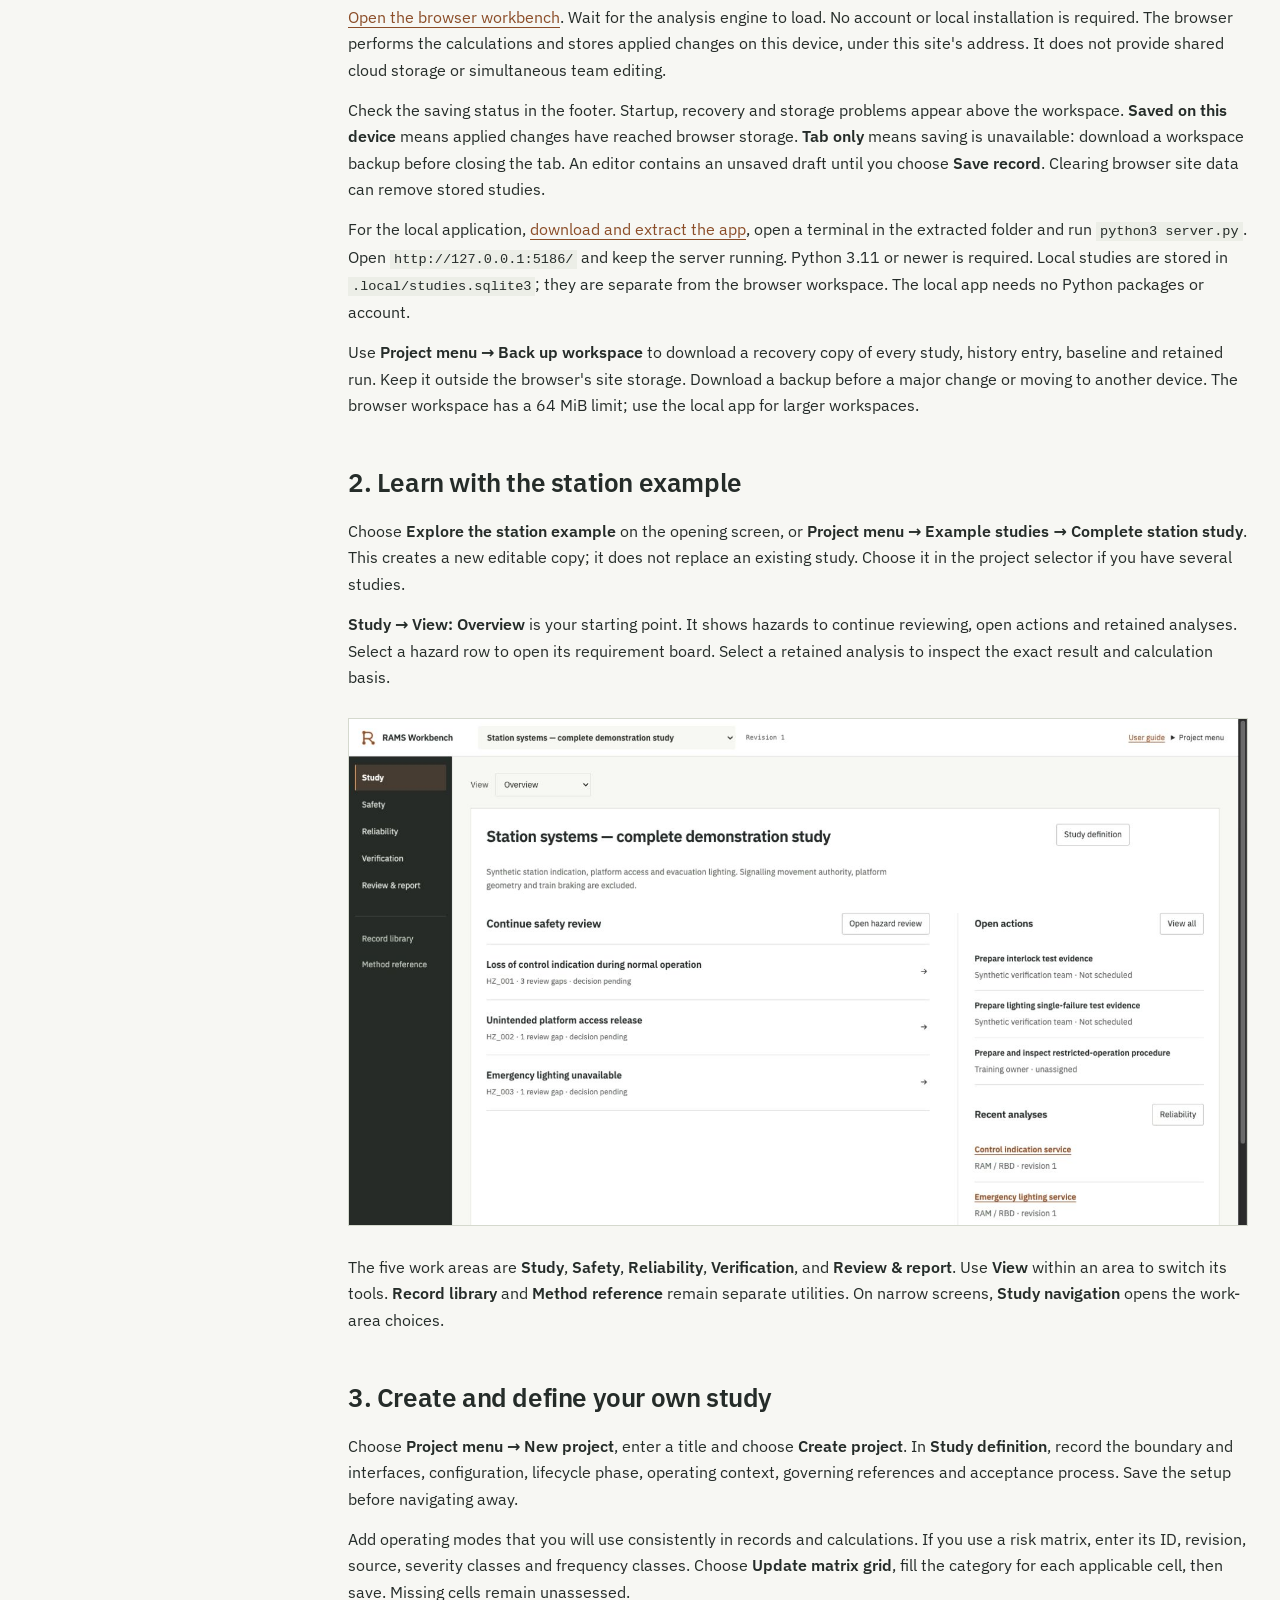
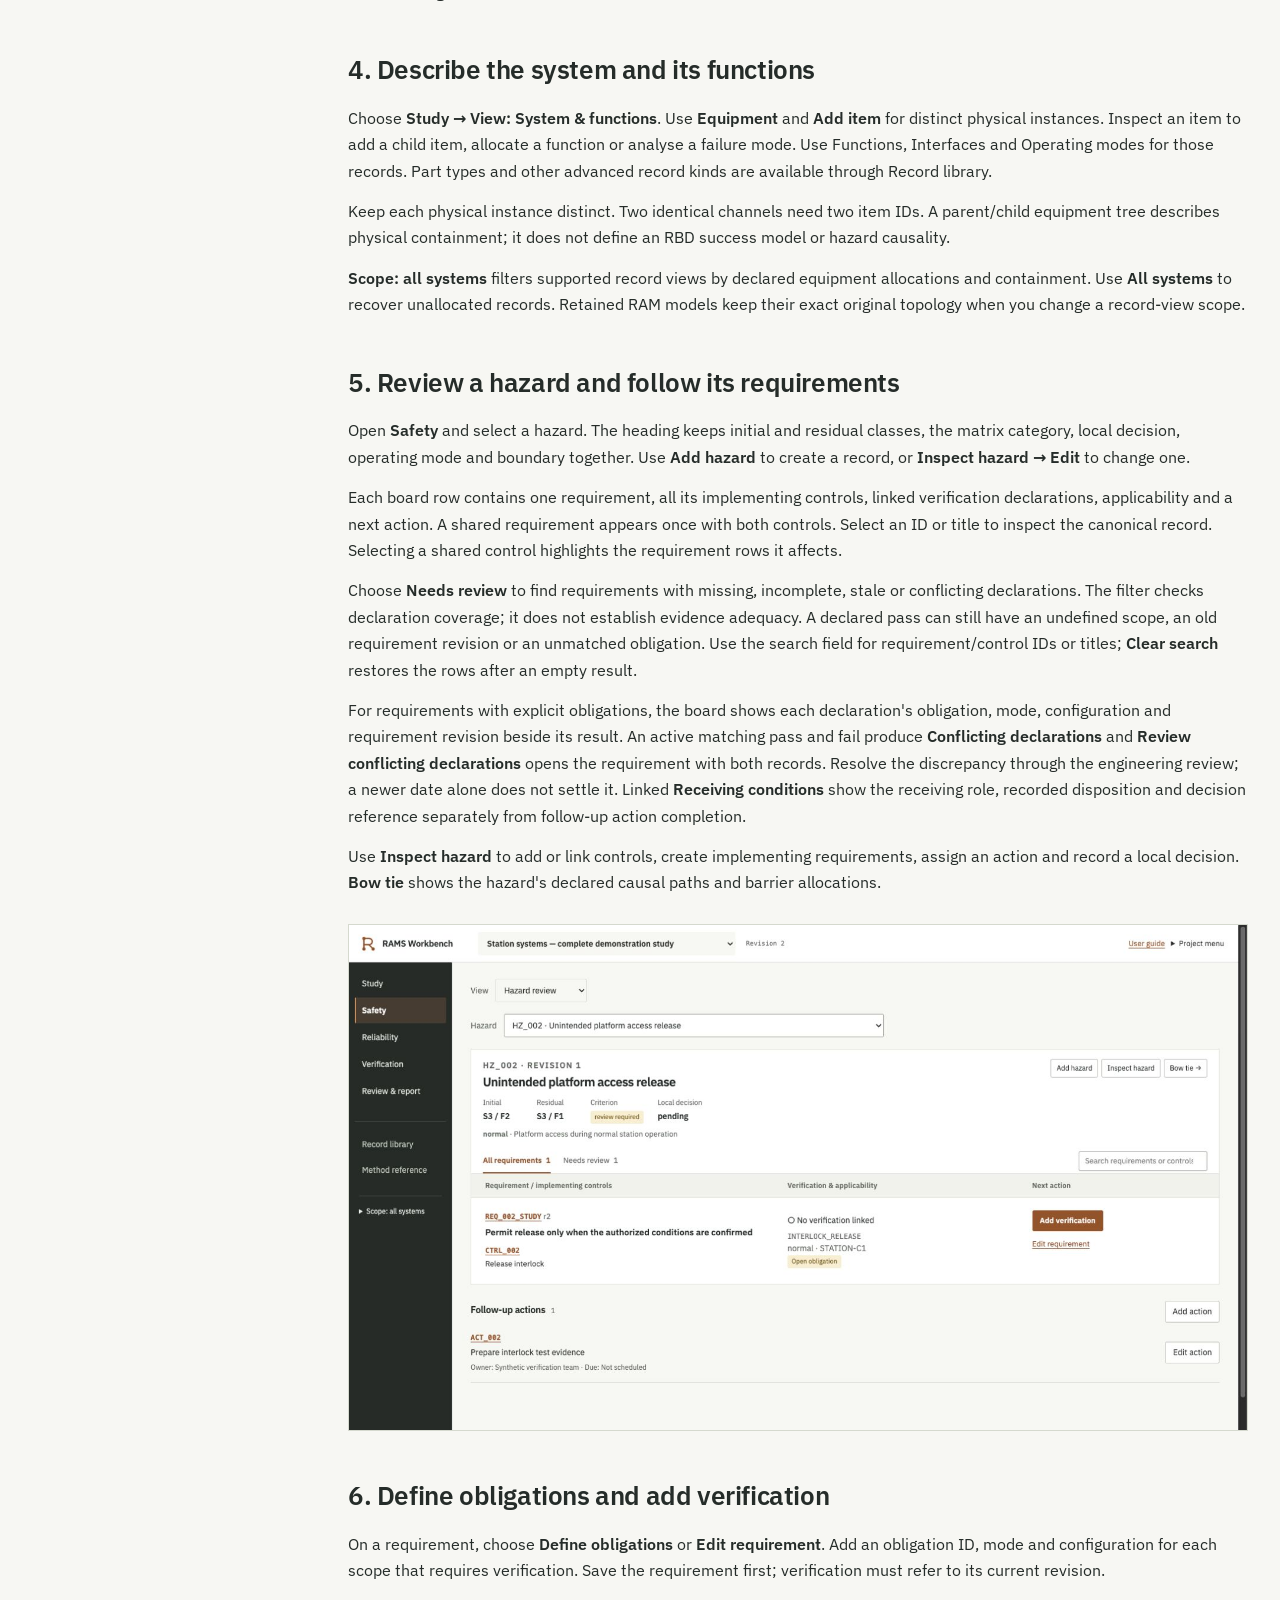
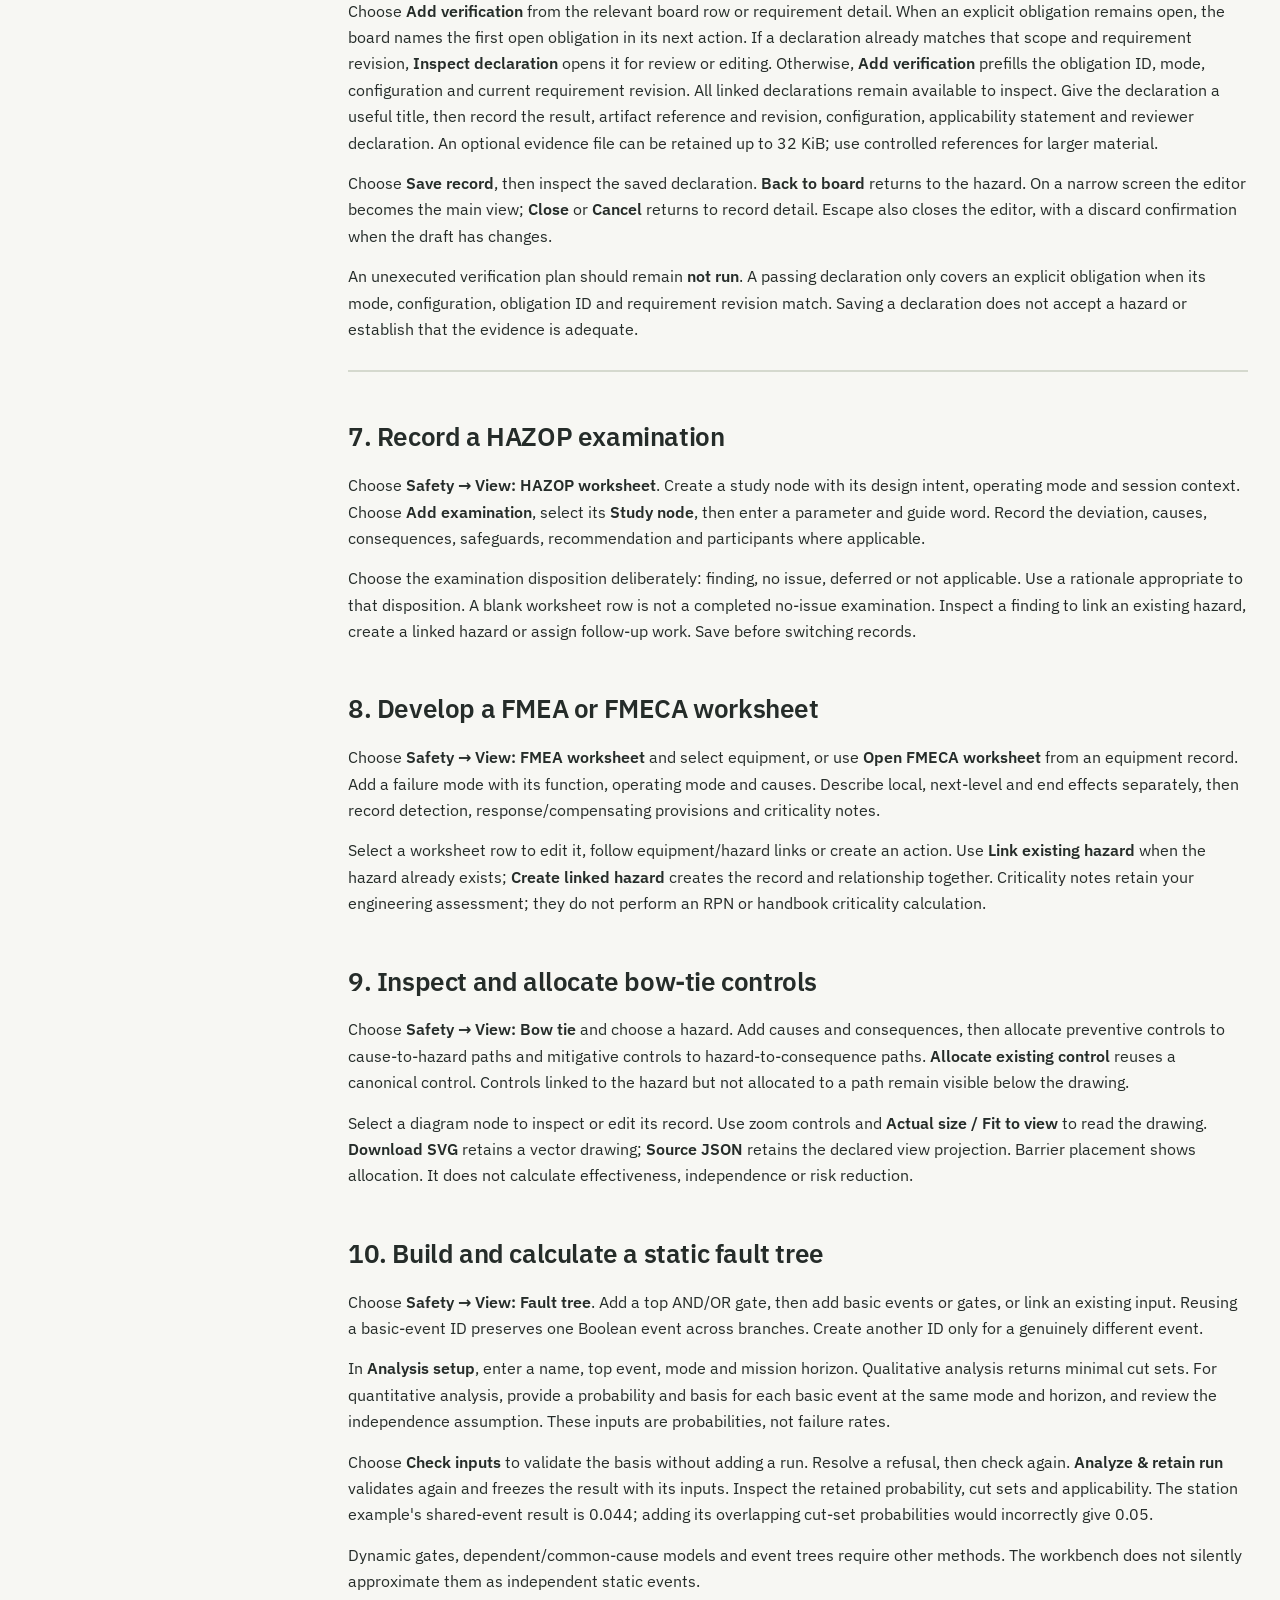
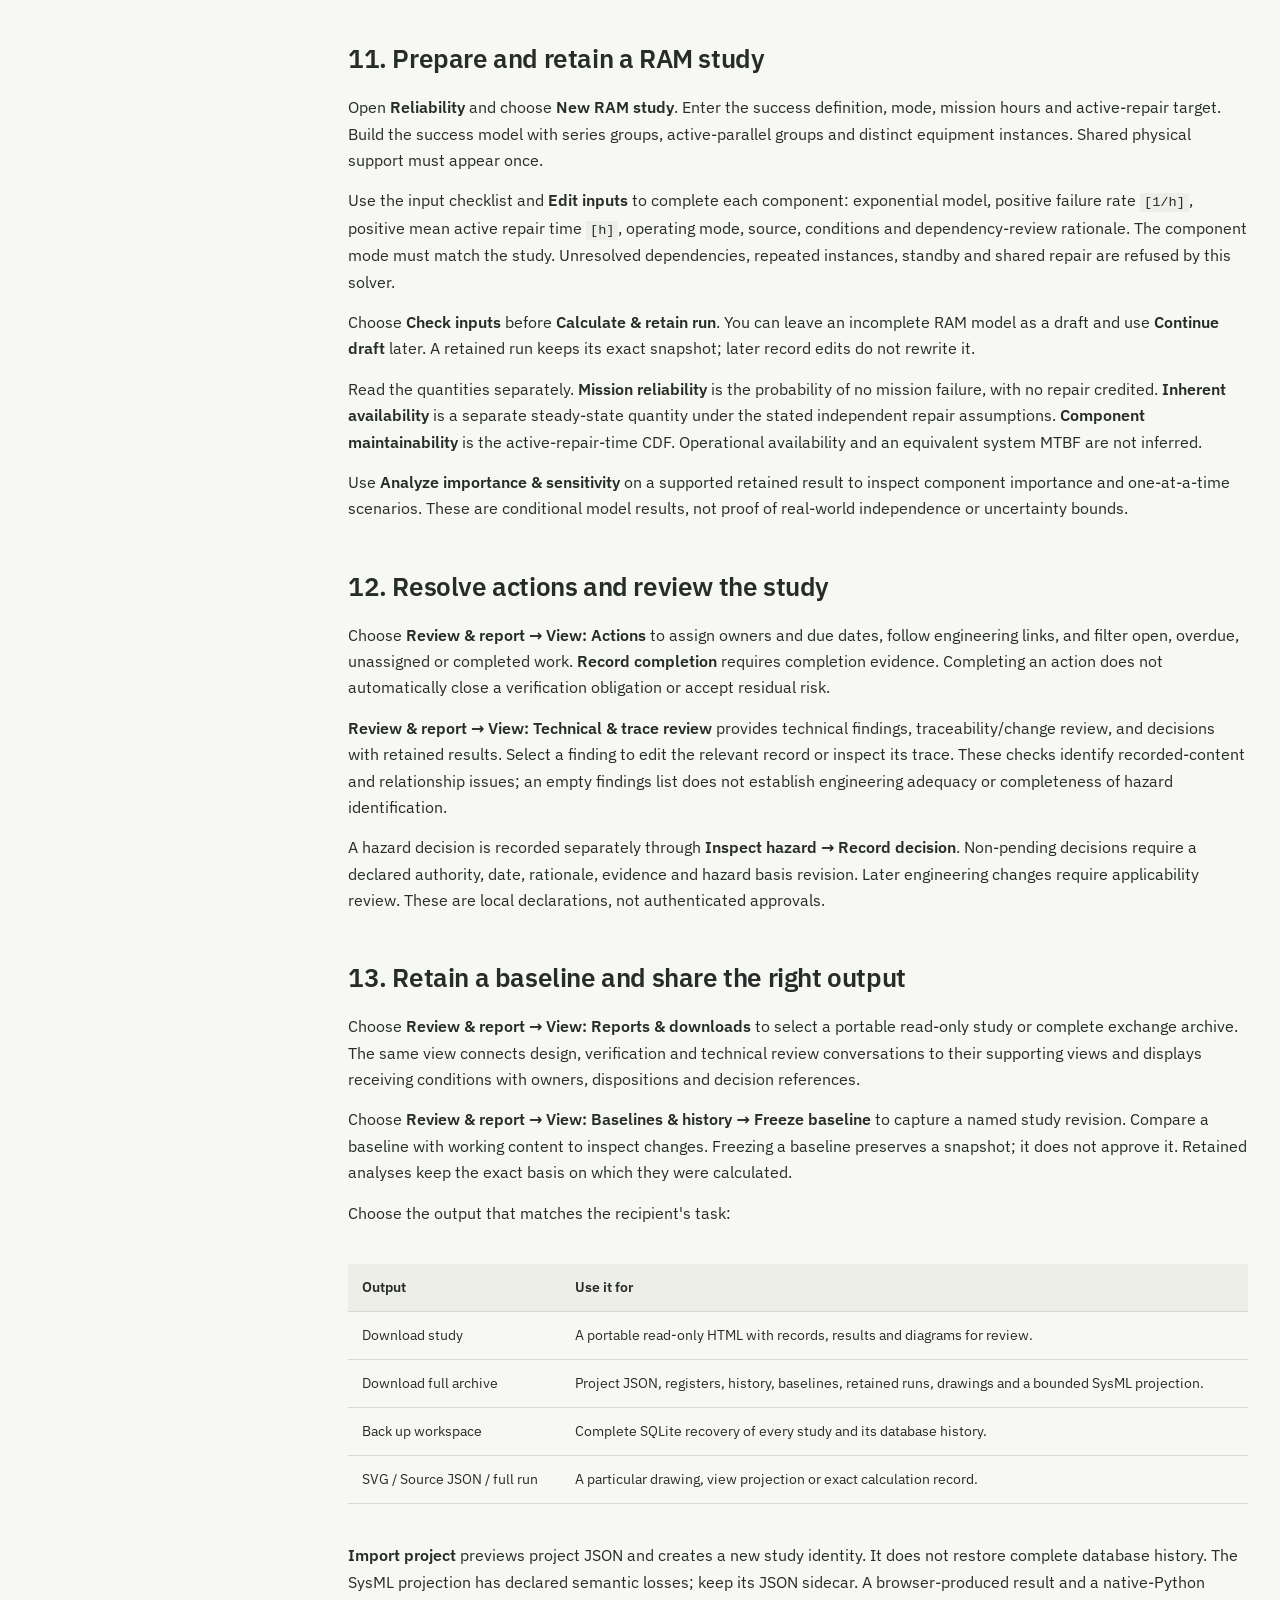
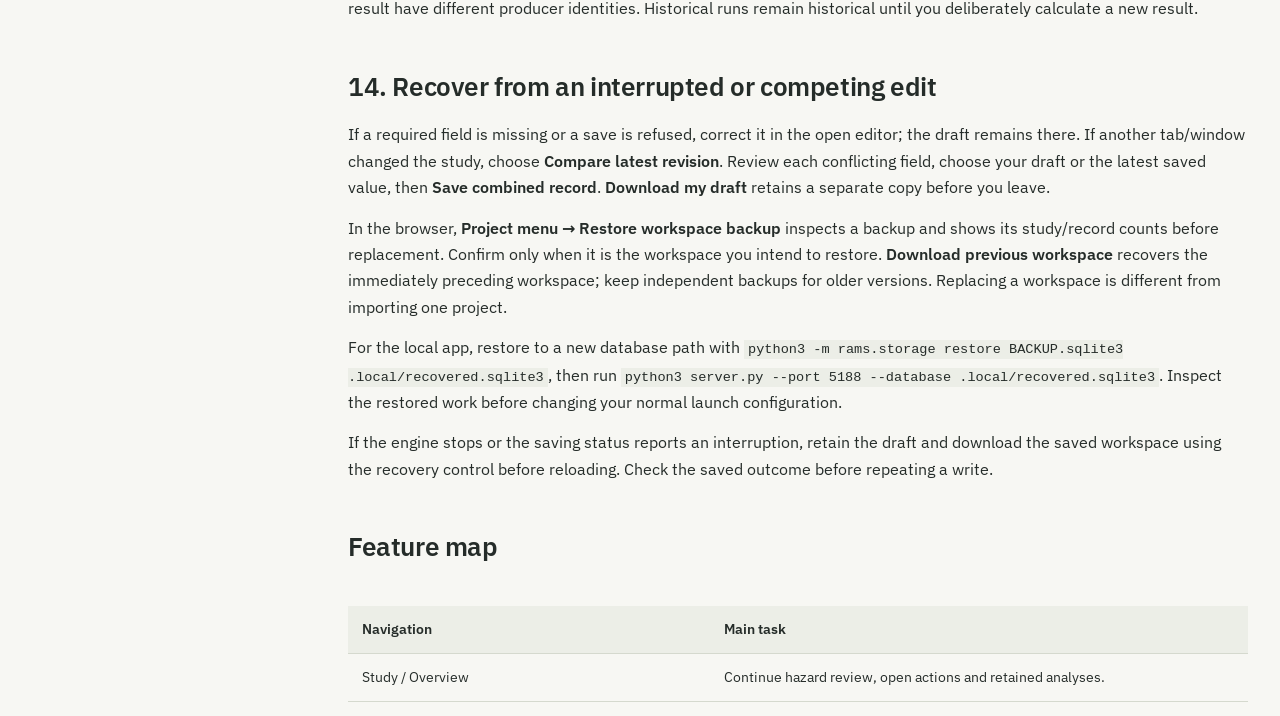
<file: help.html>
<!doctype html><html lang="en"><meta charset="utf-8"><meta http-equiv="refresh" content="0;url=./guide/"><title>RAMS Workbench help</title><p><a href="./guide/">Open the user guide and narrated walkthrough</a></p></html>
</file>
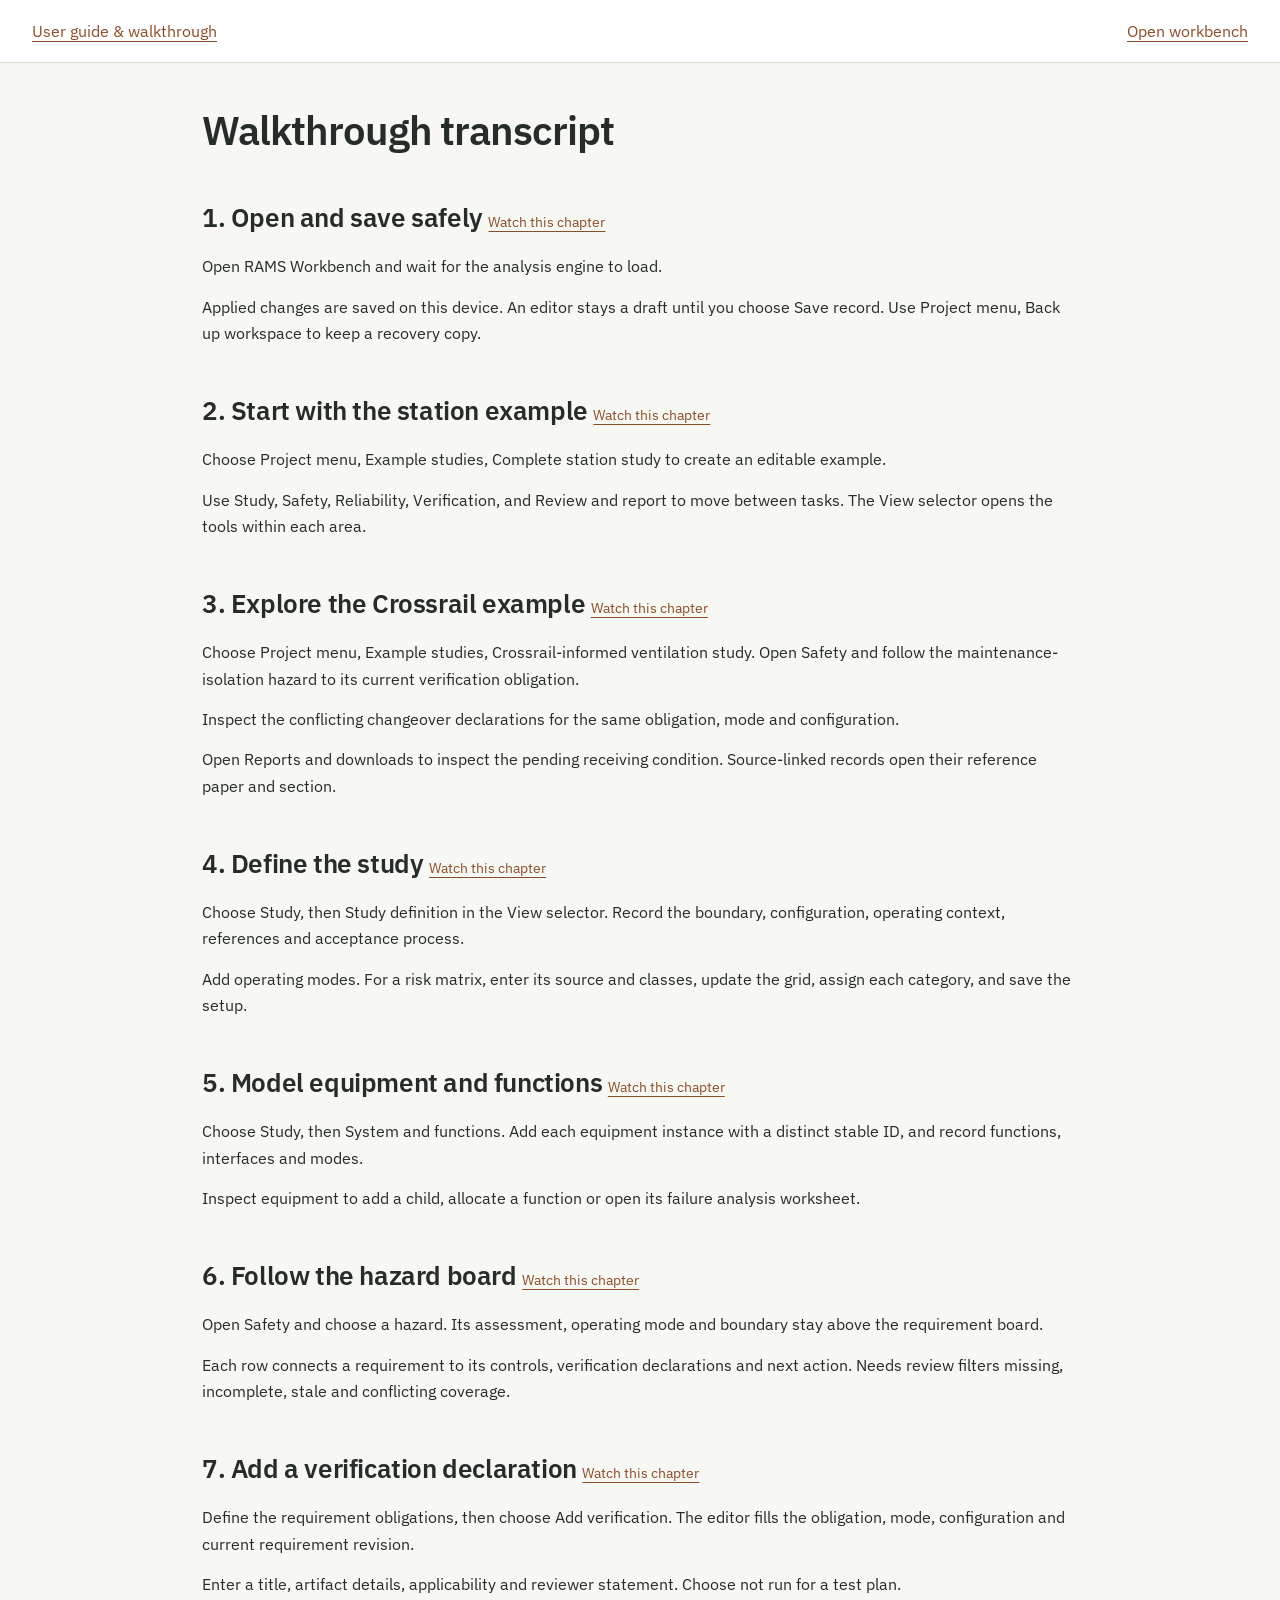
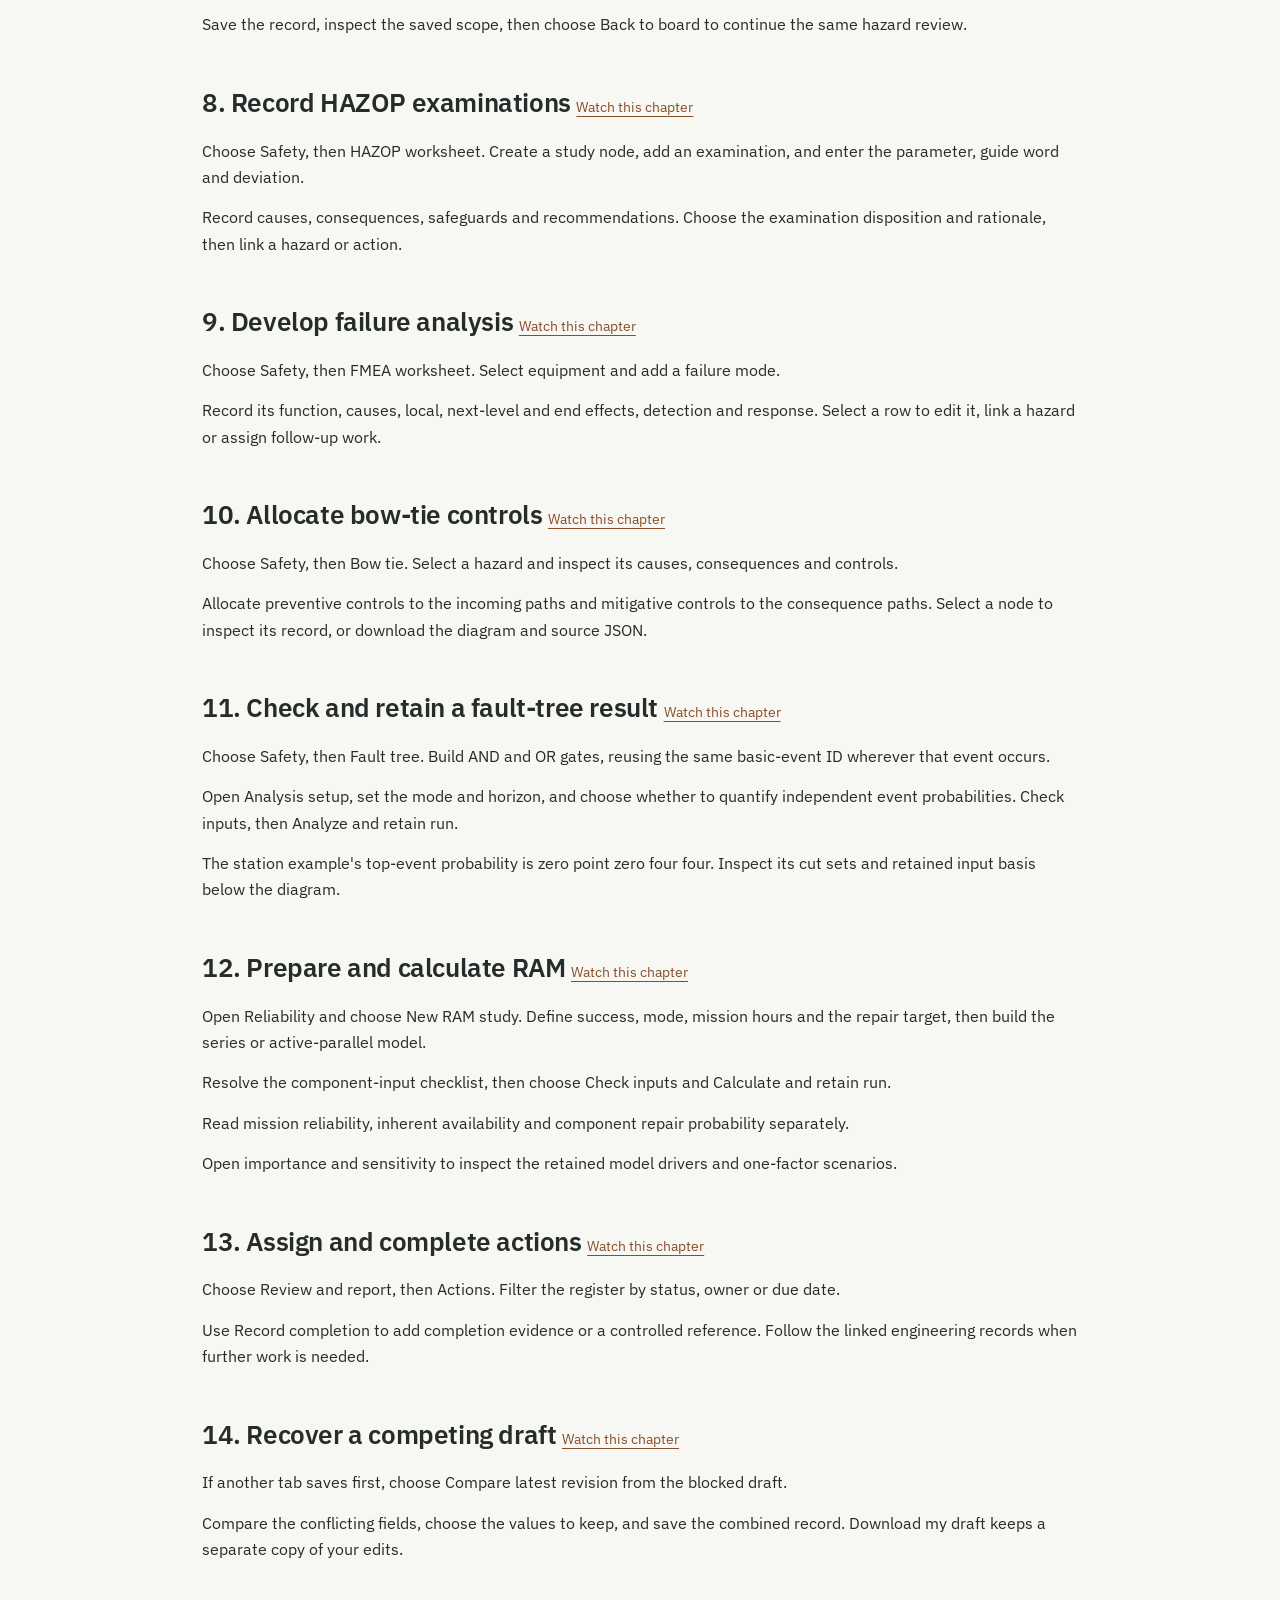
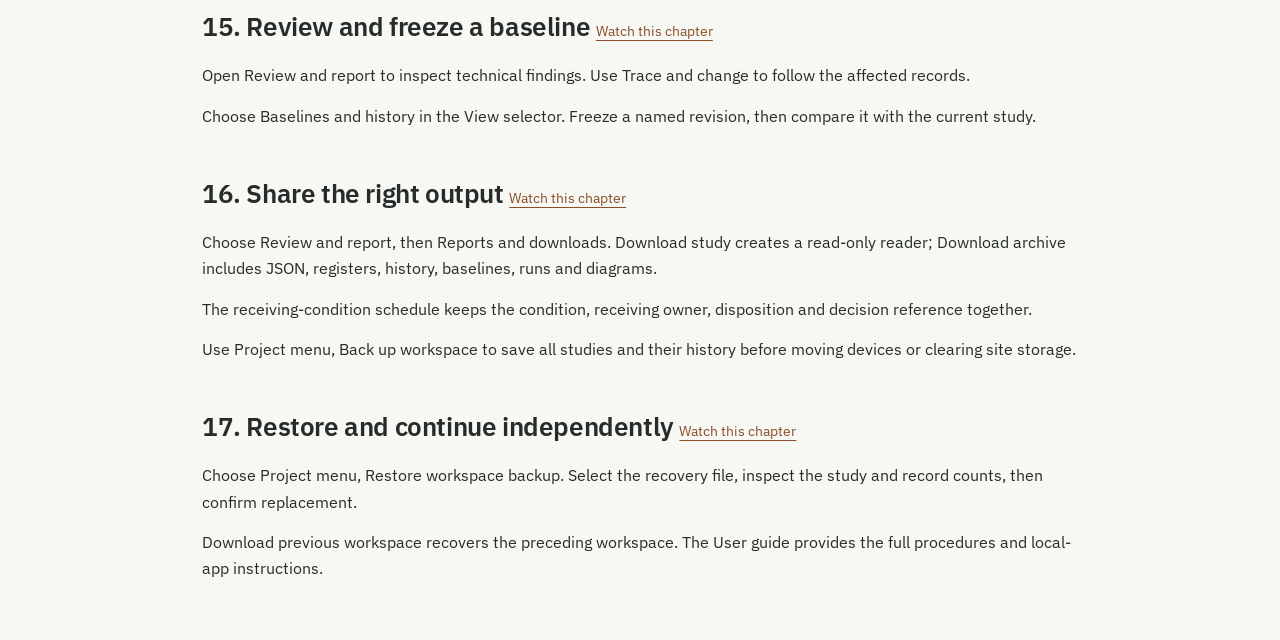
<file: guide/transcript.html>
<!doctype html><html lang="en"><head><meta charset="utf-8"><meta name="viewport" content="width=device-width,initial-scale=1"><title>RAMS Workbench walkthrough transcript</title><link rel="stylesheet" href="guide.css?v=94de19e150622cd6"></head><body class="transcript"><header><a href="./">User guide & walkthrough</a><a href="../">Open workbench</a></header><main><article class="transcript"><h1>Walkthrough transcript</h1><h2>1. Open and save safely <a href="./?chapter=0.000#walkthrough">Watch this chapter</a></h2><p>Open RAMS Workbench and wait for the analysis engine to load.</p><p>Applied changes are saved on this device. An editor stays a draft until you choose Save record. Use Project menu, Back up workspace to keep a recovery copy.</p><h2>2. Start with the station example <a href="./?chapter=15.050#walkthrough">Watch this chapter</a></h2><p>Choose Project menu, Example studies, Complete station study to create an editable example.</p><p>Use Study, Safety, Reliability, Verification, and Review and report to move between tasks. The View selector opens the tools within each area.</p><h2>3. Explore the Crossrail example <a href="./?chapter=33.883#walkthrough">Watch this chapter</a></h2><p>Choose Project menu, Example studies, Crossrail-informed ventilation study. Open Safety and follow the maintenance-isolation hazard to its current verification obligation.</p><p>Inspect the conflicting changeover declarations for the same obligation, mode and configuration.</p><p>Open Reports and downloads to inspect the pending receiving condition. Source-linked records open their reference paper and section.</p><h2>4. Define the study <a href="./?chapter=61.633#walkthrough">Watch this chapter</a></h2><p>Choose Study, then Study definition in the View selector. Record the boundary, configuration, operating context, references and acceptance process.</p><p>Add operating modes. For a risk matrix, enter its source and classes, update the grid, assign each category, and save the setup.</p><h2>5. Model equipment and functions <a href="./?chapter=81.217#walkthrough">Watch this chapter</a></h2><p>Choose Study, then System and functions. Add each equipment instance with a distinct stable ID, and record functions, interfaces and modes.</p><p>Inspect equipment to add a child, allocate a function or open its failure analysis worksheet.</p><h2>6. Follow the hazard board <a href="./?chapter=97.017#walkthrough">Watch this chapter</a></h2><p>Open Safety and choose a hazard. Its assessment, operating mode and boundary stay above the requirement board.</p><p>Each row connects a requirement to its controls, verification declarations and next action. Needs review filters missing, incomplete, stale and conflicting coverage.</p><h2>7. Add a verification declaration <a href="./?chapter=116.317#walkthrough">Watch this chapter</a></h2><p>Define the requirement obligations, then choose Add verification. The editor fills the obligation, mode, configuration and current requirement revision.</p><p>Enter a title, artifact details, applicability and reviewer statement. Choose not run for a test plan.</p><p>Save the record, inspect the saved scope, then choose Back to board to continue the same hazard review.</p><h2>8. Record HAZOP examinations <a href="./?chapter=142.117#walkthrough">Watch this chapter</a></h2><p>Choose Safety, then HAZOP worksheet. Create a study node, add an examination, and enter the parameter, guide word and deviation.</p><p>Record causes, consequences, safeguards and recommendations. Choose the examination disposition and rationale, then link a hazard or action.</p><h2>9. Develop failure analysis <a href="./?chapter=162.700#walkthrough">Watch this chapter</a></h2><p>Choose Safety, then FMEA worksheet. Select equipment and add a failure mode.</p><p>Record its function, causes, local, next-level and end effects, detection and response. Select a row to edit it, link a hazard or assign follow-up work.</p><h2>10. Allocate bow-tie controls <a href="./?chapter=178.733#walkthrough">Watch this chapter</a></h2><p>Choose Safety, then Bow tie. Select a hazard and inspect its causes, consequences and controls.</p><p>Allocate preventive controls to the incoming paths and mitigative controls to the consequence paths. Select a node to inspect its record, or download the diagram and source JSON.</p><h2>11. Check and retain a fault-tree result <a href="./?chapter=198.433#walkthrough">Watch this chapter</a></h2><p>Choose Safety, then Fault tree. Build AND and OR gates, reusing the same basic-event ID wherever that event occurs.</p><p>Open Analysis setup, set the mode and horizon, and choose whether to quantify independent event probabilities. Check inputs, then Analyze and retain run.</p><p>The station example&#x27;s top-event probability is zero point zero four four. Inspect its cut sets and retained input basis below the diagram.</p><h2>12. Prepare and calculate RAM <a href="./?chapter=228.700#walkthrough">Watch this chapter</a></h2><p>Open Reliability and choose New RAM study. Define success, mode, mission hours and the repair target, then build the series or active-parallel model.</p><p>Resolve the component-input checklist, then choose Check inputs and Calculate and retain run.</p><p>Read mission reliability, inherent availability and component repair probability separately.</p><p>Open importance and sensitivity to inspect the retained model drivers and one-factor scenarios.</p><h2>13. Assign and complete actions <a href="./?chapter=258.050#walkthrough">Watch this chapter</a></h2><p>Choose Review and report, then Actions. Filter the register by status, owner or due date.</p><p>Use Record completion to add completion evidence or a controlled reference. Follow the linked engineering records when further work is needed.</p><h2>14. Recover a competing draft <a href="./?chapter=274.167#walkthrough">Watch this chapter</a></h2><p>If another tab saves first, choose Compare latest revision from the blocked draft.</p><p>Compare the conflicting fields, choose the values to keep, and save the combined record. Download my draft keeps a separate copy of your edits.</p><h2>15. Review and freeze a baseline <a href="./?chapter=289.933#walkthrough">Watch this chapter</a></h2><p>Open Review and report to inspect technical findings. Use Trace and change to follow the affected records.</p><p>Choose Baselines and history in the View selector. Freeze a named revision, then compare it with the current study.</p><h2>16. Share the right output <a href="./?chapter=304.800#walkthrough">Watch this chapter</a></h2><p>Choose Review and report, then Reports and downloads. Download study creates a read-only reader; Download archive includes JSON, registers, history, baselines, runs and diagrams.</p><p>The receiving-condition schedule keeps the condition, receiving owner, disposition and decision reference together.</p><p>Use Project menu, Back up workspace to save all studies and their history before moving devices or clearing site storage.</p><h2>17. Restore and continue independently <a href="./?chapter=334.567#walkthrough">Watch this chapter</a></h2><p>Choose Project menu, Restore workspace backup. Select the recovery file, inspect the study and record counts, then confirm replacement.</p><p>Download previous workspace recovers the preceding workspace. The User guide provides the full procedures and local-app instructions.</p></article></main></body></html>
</file>
<file: style.css>
@font-face {
  font-family: "IBM Plex Sans";
  font-style: normal;
  font-weight: 400;
  font-display: swap;
  src: url("./fonts/ibm-plex-sans-latin-400-normal.woff2") format("woff2");
}
@font-face {
  font-family: "IBM Plex Sans";
  font-style: normal;
  font-weight: 600;
  font-display: swap;
  src: url("./fonts/ibm-plex-sans-latin-600-normal.woff2") format("woff2");
}
:root {
  font-family: "IBM Plex Sans", -apple-system, BlinkMacSystemFont, "Segoe UI", sans-serif;
  font-size: 14px;
  line-height: 1.5;
  color: #252c29;
  background: #f7f7f3;
  --ink: #252c29;
  --muted: #626962;
  --line: #d9ddd5;
  --soft: #f1f2ec;
  --canvas: #f7f7f3;
  --paper: #fff;
  --graphite: #252b28;
  --teal: #9b4f26;
  --copper: #9b4f26;
  --copper-soft: #f7ede5;
  --amber: #866218;
  --mono: "SFMono-Regular", Consolas, "Liberation Mono", monospace;
}
* { box-sizing: border-box; }
body { margin: 0; min-width: 320px; }
button, input, select, textarea { font: inherit; }
button, .button {
  display: inline-flex; align-items: center; justify-content: center; gap: 7px;
  border: 1px solid #b5bbb1; border-radius: 3px; padding: 8px 12px;
  min-height: 36px; background: #fff; color: var(--ink); cursor: pointer;
  line-height: 1.35; text-align: left; text-decoration: none;
  transition: background-color 100ms ease, border-color 100ms ease, transform 100ms ease;
}
button:hover, .button:hover { background: var(--soft); border-color: #8b9387; }
button:active, .button:active { transform: translateY(1px); background: #e6e8df; }
button.primary, .button.primary { background: var(--copper); border-color: var(--copper); color: #fff; font-weight: 600; }
button.primary:hover, .button.primary:hover { background: #80401f; border-color: #80401f; }
button:disabled { opacity: .45; cursor: default; transform: none; }
button.link { display: inline; min-height: 0; border: 0; border-radius: 0; background: none; padding: 0; color: var(--copper); text-decoration: underline; text-underline-offset: 3px; font-weight: 600; }
a { color: var(--copper); text-underline-offset: 3px; }
button:focus-visible, a:focus-visible, input:focus-visible, select:focus-visible, textarea:focus-visible, summary:focus-visible, [tabindex]:focus-visible { outline: 2px solid var(--copper); outline-offset: 3px; }
input, select, textarea { width: 100%; min-width: 0; border: 1px solid #949e90; border-radius: 3px; background: #fff; padding: 9px 10px; color: var(--ink); }
input[type="checkbox"], input[type="radio"] { width: auto; accent-color: var(--copper); }
input:read-only, textarea:read-only { background: var(--soft); }
textarea { resize: vertical; min-height: 100px; line-height: 1.55; }
label { display: block; font-weight: 600; font-size: 13px; }
label > input, label > select, label > textarea { display: block; margin-top: 6px; font-weight: 400; }
h1, h2, h3, h4, p { margin: 0; }
h1 { font-size: 27px; font-weight: 600; letter-spacing: -.6px; line-height: 1.2; }
h2 { font-size: 19px; font-weight: 600; letter-spacing: -.25px; line-height: 1.35; }
h3, h4 { font-size: 14px; font-weight: 600; line-height: 1.45; }
p { margin: 8px 0; line-height: 1.6; }
h1, h2, h3, td, .record-row, .read-only { overflow-wrap: anywhere; }
small { font-size: 12px; }
hr { border: 0; border-top: 1px solid var(--line); }
.muted { color: var(--muted); font-size: 13px; }
.error { color: #a2352d; }
.eyebrow { font-size: 11px; font-weight: 600; color: var(--muted); letter-spacing: .1em; text-transform: uppercase; margin: 0 0 7px; }
.buttons { display: flex; gap: 8px; flex-wrap: wrap; align-items: center; }

/* Persistent study map and compact project chrome. */
body > header { height: 64px; display: flex; align-items: center; gap: 18px; padding: 0 24px 0 18px; background: #fff; border-bottom: 1px solid var(--line); position: sticky; top: 0; z-index: 20; }
.brand { display: flex; align-items: center; gap: 9px; width: 185px; white-space: nowrap; flex-shrink: 0; font-size: 15px; line-height: 1.2; font-weight: 600; letter-spacing: -.25px; }
.brand-mark { display: block; width: 30px; height: 30px; flex: 0 0 30px; }
#projects { width: min(440px, 38vw); border-color: transparent; background: var(--canvas); font-size: 14px; font-weight: 600; }
#revision { color: var(--muted); font: 11px/1.4 var(--mono); white-space: nowrap; }
.header-actions { display: flex; align-items: center; gap: 10px; margin-left: auto; }
.guide-link { font-size:13px; white-space:nowrap; }
.project-menu { position: relative; }
.project-menu summary { cursor: pointer; font-size: 13px; white-space: nowrap; padding: 8px 0; }
.project-menu > div { position: absolute; right: 0; top: 40px; width: 255px; max-height: calc(100dvh - 90px); overflow: auto; border: 1px solid #b5bbb1; background: #fff; padding: 7px; color: var(--ink); z-index: 30; }
.project-menu button, .project-menu .button { justify-content: start; width: 100%; border: 0; border-radius: 0; padding: 9px 10px; min-height: 36px; margin: 0; }
.project-menu hr { margin: 7px 0; }
.example-menu summary { color: var(--muted); padding: 9px 10px; }
.example-menu button { font-size: 13px; }
.nav-toggle { display: none; }
.shell { display: grid; grid-template-columns: 176px minmax(0, 1fr); align-items: start; min-height: calc(100dvh - 64px); }
.study-navigation { position: sticky; top: 64px; height: calc(100dvh - 64px); overflow-y: auto; background: var(--graphite); color: #edf0e9; padding: 14px 10px 22px; scrollbar-width: thin; scrollbar-color: #636a60 var(--graphite); }
.app-nav { display: flex; flex-direction: column; gap: 2px; }
.app-nav button { display: flex; justify-content: start; gap: 9px; border: 0; border-left: 2px solid transparent; border-radius: 2px; background: transparent; width: 100%; min-height: 44px; padding: 12px 10px; color: #e0e5dc; font-size: 14px; line-height: 1.3; }
.app-nav button:hover { background: #343c35; color: #fff; }
.app-nav button.active { border-left-color: #d98c5a; background: #493b30; color: #fff; font-weight: 600; }
.nav-icon, .app-nav button img { display: inline-flex; width: 16px; height: 16px; flex: 0 0 16px; opacity: .85; }
.nav-icon svg { width: 16px; height: 16px; }
.app-nav small { color: #b3bcac; font-size: 12px; padding: 10px; }
.scope-menu { margin: 22px 7px 0; padding-top: 16px; border-top: 1px solid #495145; font-size: 12px; }
.scope-menu summary { cursor: pointer; line-height: 1.6; }
.scope { padding: 14px 0 0; }
.scope .section-head { margin-bottom: 12px; flex-wrap: wrap; }
.scope h2 { font-size: 13px; }
.scope .section-head button { padding: 4px 7px; font-size: 11px; min-height: 28px; }
.scope-all, #tree button { width: 100%; justify-content: start; border: 0; border-radius: 0; padding: 8px 7px; background: transparent; color: #e0e5dc; overflow-wrap: anywhere; font-size: 12px; }
.scope-all.active, #tree button.active { background: #493b30; color: #fff; }
#tree ul { padding-left: 12px; list-style: none; margin: 0; }
#tree > ul { padding-left: 0; }
.scope-note { border-top: 1px solid #495145; margin-top: 16px; padding-top: 12px; font-size: 12px; color: #b5bfaf; }
.scope-note button { margin-top: 10px; font-size: 12px; }
main { min-width: 0; padding: 28px 32px 0; background: var(--canvas); }
#workspace { display: grid; grid-template-columns: minmax(0, 1.2fr) minmax(330px, .85fr); min-height: calc(100dvh - 143px); max-width: 1680px; margin: 0 auto; background: #fff; border: 1px solid var(--line); }
#workspace.wide, #workspace.board-workspace { display: block; }
#content { min-width: 0; padding: 26px; }
#inspector { min-width: 0; padding: 26px 24px; border-left: 1px solid var(--line); }
#inspector:empty { display: none; }
#inspector p { overflow-wrap: anywhere; }
footer { display:flex; justify-content:space-between; flex-wrap:wrap; gap:8px; max-width: 1680px; margin: 0 auto; padding: 14px 0; font-size: 13px; color: var(--muted); }
#notice { background: #fff2d5; color: #725317; padding: 0 24px; font-size: 13px; }
#notice:not(:empty) { padding: 10px 24px; border-bottom: 1px solid #e5cf9c; }

.browser-status { display:flex; justify-content:space-between; align-items:center; gap:12px; padding:7px 24px; border-bottom:1px solid var(--line); background:#f0f2eb; color:var(--muted); font-size:12px; }
.browser-status > div { display:flex; flex-wrap:wrap; gap:8px; }
.browser-status.attention { background:#fff2d5; color:#725317; }
.browser-status button { font-size:13px; }
footer .browser-status { padding: 0; border: 0; background: transparent; font-size: 13px; }
@media(max-width:760px) { .browser-status { flex-wrap:wrap; padding-inline:16px; } }

/* Obligation board: hazard context, trace, then a concrete next action. */
#workspace.board-workspace { border: 0; background: transparent; }
.board-workspace > #content { padding: 0; }
#workspace.board-workspace.dock-open { display: grid; grid-template-columns: minmax(0, 1fr) 400px; gap: 24px; align-items: start; }
.work-heading { display: flex; justify-content: space-between; align-items: center; gap: 20px; margin: 0 0 24px; }
.work-heading .metadata, .work-heading .muted { margin: 7px 0 0; color: var(--muted); font-size: 13px; }
.work-heading .buttons { justify-content: end; flex-shrink: 0; }
.hazard-banner { padding: 16px 20px; background: #fff; border: 1px solid var(--line); border-bottom: 0; }
.hazard-banner .hazard-title, .hazard-banner > .section-head { display: flex; align-items: baseline; gap: 12px; }
.hazard-banner h1, .hazard-banner h2 { font-size: 21px; line-height: 1.3; }
.hazard-banner .eyebrow { margin-bottom: 4px; }
.hazard-banner .section-head { align-items: start; gap: 16px; }
.hazard-banner .buttons { flex-shrink: 0; justify-content: end; gap: 6px; }
.hazard-banner .buttons button { font-size: 12px; padding: 6px 9px; min-height: 32px; }
.hazard-banner .hazard-boundary { font-size: 13px; color: var(--muted); margin: 9px 0 0; line-height: 1.4; }
.hazard-banner .record-id { font: 13px/1.5 var(--mono); color: var(--ink); }
.hazard-banner p { max-width: 85ch; font-size: 14px; }
.hazard-banner .hazard-meta, .hazard-banner .boundary { color: var(--muted); font-size: 13px; }
.risk-strip { display: flex; flex-wrap: wrap; gap: 10px 24px; margin-top: 12px; padding-top: 0; }
.risk-strip > div, .risk-strip > span { min-width: 68px; }
.risk-strip dt, .risk-strip small, .risk-strip .label { display: block; color: var(--muted); font-size: 12px; margin-bottom: 4px; }
.risk-strip dd { margin: 0; font-size: 13px; }
.risk-strip strong { font-weight: 600; }
.board-toolbar { display: flex; align-items: center; justify-content: space-between; gap: 16px; background: #fff; border: 1px solid var(--line); border-top: 0; padding: 0 20px; }
.board-tabs { display: flex; gap: 22px; align-self: stretch; }
.board-tabs button { border: 0; border-bottom: 2px solid transparent; border-radius: 0; padding: 10px 0; min-height: 42px; background: transparent; color: var(--muted); font-size: 13px; white-space: nowrap; }
.board-tabs button.active { border-bottom-color: var(--copper); color: var(--copper); font-weight: 600; }
.board-toolbar input { max-width: 220px; padding: 6px 10px; font-size: 13px; }
.obligation-board { background: #fff; border: 1px solid var(--line); border-top: 0; }
.obligation-labels, .obligation-row { display: grid; grid-template-columns: minmax(0, 42fr) minmax(0, 34fr) minmax(0, 24fr); }
.obligation-labels { padding: 11px 24px; color: var(--muted); font-size: 12px; font-weight: 600; letter-spacing: .02em; background: #f0f2eb; border-bottom: 1px solid var(--line); }
.obligation-row { position: relative; padding: 21px 24px; border-bottom: 1px solid var(--line); transition: background-color 150ms ease; }
.obligation-row:last-child { border-bottom: 0; }
.obligation-row:hover { background: #fafaf6; }
.obligation-row.selected { background: #fcf4ec; box-shadow: inset 3px 0 var(--copper); }
.obligation-row > div { min-width: 0; padding-right: 24px; }
.obligation-row > div:last-child { padding-right: 0; }
.record-id { font-family: var(--mono); font-size: 12px; letter-spacing: .015em; }
.requirement-cell h3 { font-size: 15px; line-height: 1.45; margin: 6px 0 10px; }
.requirement-cell p, .evidence-cell p { font-size: 14px; margin: 6px 0; }
.control-links { margin-top: 10px; font-size: 13px; }
.control-links > span { display: block; margin-top: 8px; line-height: 1.55; }
.control-links > span > span { display: block; margin-top: 3px; }
.control-links .shared-label { display: block; margin-top: 10px; color: var(--muted); font-size: 12px; }
button.record-title { display: inline; min-height: 0; padding: 0; border: 0; border-radius: 0; background: transparent; color: var(--ink); font-size: inherit; font-weight: 600; line-height: 1.45; text-align: left; }
button.record-title:hover { color: var(--copper); text-decoration: underline; text-underline-offset: 3px; }
button.text-action { display: inline; min-height: 0; padding: 3px 0; border: 0; border-radius: 0; background: transparent; color: var(--copper); text-decoration: underline; text-underline-offset: 3px; font-size: 13px; }
.scope-note-inline { color: var(--muted); font-size: 13px !important; line-height: 1.5; }
.control-links .link, .control-links a { font-size: 12px; font-family: var(--mono); }
.control-links > div { margin-top: 5px; }
.control-links summary { color: var(--muted); cursor: pointer; font-size: 12px; }
.evidence-cell .link { font-size: 12px; text-align: left; }
.evidence-cell .record-row { padding: 0 0 10px; margin: 0 0 10px; }
.evidence-cell .record-row:last-child { padding-bottom: 0; margin-bottom: 0; border-bottom: 0; }
.applicability, .obligation-scope { font-size: 13px; color: var(--muted); line-height: 1.5; margin-top: 10px; }
.row-actions { display: flex; align-items: start; flex-direction: column; gap: 10px; }
.row-actions button { font-size: 13px; max-width: 100%; white-space: normal; }
.row-actions .badge { margin-bottom: 2px; }
.dock-open .obligation-labels, .dock-open .obligation-row { grid-template-columns: minmax(0, 56fr) minmax(0, 44fr); }
.dock-open .obligation-labels > :last-child { display: none; }
.dock-open .row-actions { grid-column: 1; flex-direction: row; flex-wrap: wrap; align-items: center; padding-top: 14px; }
.dock-open .hazard-banner .section-head { flex-wrap: wrap; }
.dock-open .hazard-banner .buttons { justify-content: start; }
.dock-open .board-toolbar { flex-wrap: wrap; gap: 0; padding-bottom: 10px; }
.dock-open .board-toolbar input { max-width: none; }
.board-empty { padding: 32px 24px; color: var(--muted); }
.board-count { display: inline-block; margin-left: 6px; font-size: 12px; font-weight: 400; color: var(--muted); }
.review-actions { margin-top: 28px; }
.review-actions h2 { font-size: 16px; margin-bottom: 6px; }
.next-action { display: flex; align-items: center; justify-content: space-between; gap: 20px; padding: 15px 0; border-bottom: 1px solid var(--line); }
.next-action p { margin: 4px 0; }
.next-action small { color: var(--muted); }
.next-action > button { flex-shrink: 0; }
#reviewDock { position: sticky; top: 84px; max-height: calc(100dvh - 104px); overflow-y: auto; min-width: 0; border: 1px solid var(--line); background: #fff; scrollbar-width: thin; overscroll-behavior: contain; scroll-margin-top: 84px; }
.review-dock-head { display: flex; align-items: center; justify-content: space-between; gap: 12px; position: sticky; top: 0; z-index: 3; background: #fff; padding: 13px 20px; border-bottom: 1px solid var(--line); font-size: 12px; color: var(--muted); }
.review-dock-head button { font-size: 12px; min-height: 30px; padding: 5px 9px; }
#reviewDetail { padding: 0; }
#reviewRecordBody { padding: 22px 20px; }
#reviewDetail h2 { font-size: 22px; margin: 6px 0 12px; }
#reviewDetail .inspector-title { font-size: 15px; }
#reviewDock.editing #reviewDetail { display: none; }
#reviewEditorSlot { min-width: 0; }
#editor.docked-editor { position: static; width: 100%; max-width: none; margin: 0; border: 0; box-shadow: none; max-height: none; border-radius: 0; padding: 20px; background: #fff; color: var(--ink); overflow: visible; }
.docked-editor .dialog-head h2 { font-size: 22px; }
.docked-editor .form-grid { grid-template-columns: repeat(2, minmax(0, 1fr)); gap: 16px 12px; }
.docked-editor input, .docked-editor select, .docked-editor textarea { font-size: 14px; }
.docked-editor .form-actions { position: sticky; bottom: -1px; background: #fff; margin: 22px -20px -20px; padding: 14px 20px; border-top: 1px solid var(--line); z-index: 2; }
#entityForm:has(#draftRecovery) .form-actions > .primary { display:none; }
.board-workspace > #content { animation: board-enter 200ms ease-out both; }
@keyframes board-enter { from { opacity: .65; transform: translateY(4px); } to { opacity: 1; transform: none; } }

/* Work areas share one contextual view selector and the same working surfaces. */
.nav-utilities { margin-top: 28px; padding-top: 16px; border-top: 1px solid #495145; }
.nav-utilities button { color: #b9c2b4; }
.work-area-context { display: flex; align-items: center; gap: 12px; margin: 0 0 20px; }
.work-area-context[hidden] { display: none; }
.hazard-picker { display: flex; align-items: center; gap: 12px; margin-bottom: 20px; }
.hazard-picker label { color: var(--muted); font-size: 14px; font-weight: 400; }
.hazard-picker select { max-width: 650px; }
.work-area-context label { font-weight: 400; font-size: 14px; color: var(--muted); }
.work-area-context select { width: auto; max-width: 100%; min-height: 40px; background: transparent; border-color: var(--line); }
.study-overview { max-width: 1400px; margin: auto; }
.study-heading { display: flex; align-items: start; justify-content: space-between; gap: 28px; }
.study-heading h1 { max-width: 850px; }
.study-heading > button { flex-shrink: 0; }
.study-boundary { max-width: 88ch; margin: 18px 0 0; color: var(--muted); }
.study-work { display: grid; grid-template-columns: minmax(0, 1.8fr) minmax(270px, 1fr); gap: 48px; margin-top: 36px; }
.study-work > *, .report-outputs > * { min-width: 0; }
.study-work .section-head { margin-bottom: 16px; }
.study-support { border-left: 1px solid var(--line); padding-left: 28px; }
.study-support section + section { margin-top: 32px; }
.study-support h2 { font-size: 17px; }
.work-item { padding: 15px 0; border-bottom: 1px solid var(--line); }
.work-item p { color: var(--muted); margin: 6px 0 0; }
.review-queue { border-top: 1px solid var(--line); }
.review-queue-item { display: grid; grid-template-columns: minmax(0, 1fr) 16px; gap: 20px; width: 100%; border: 0; border-bottom: 1px solid var(--line); border-radius: 0; padding: 22px 0; background: transparent; }
.review-queue-item:hover { background: var(--soft); }
.review-queue-item strong { display: block; font-size: 16px; line-height: 1.5; }
.queue-meta { display: block; margin-top: 8px; color: var(--muted); font-size: 13px; }
.report-outputs { display: grid; grid-template-columns: repeat(2,minmax(0,1fr)); gap: 36px; }
.report-outputs section { padding: 24px 0; border-top: 2px solid var(--ink); }
.report-outputs p { max-width: 54ch; color: var(--muted); margin: 12px 0 20px; }
.report-review, .report-audiences, .receiving-schedule { margin-top: 36px; }
.report-checks { display: flex; flex-wrap: wrap; gap: 12px 24px; margin: 16px 0; }
.report-checks button { padding: 0; min-height: 36px; background: none; border: 0; color: var(--copper); }
.report-review > p { color: var(--muted); }
.report-audiences > div { display: flex; align-items: center; justify-content: space-between; gap: 24px; border-bottom: 1px solid var(--line); padding: 18px 0; }
.report-audiences p { color: var(--muted); margin: 4px 0 0; }
.receiving-schedule .table-wrap { margin-top: 18px; }
#content > :first-child { animation: workspace-enter 180ms ease-out both; }
@keyframes workspace-enter { from { opacity: .65; transform: translateY(3px); } to { opacity: 1; transform: none; } }

/* Shared record, worksheet and method vocabulary. */
.section-head, .page-head { display: flex; justify-content: space-between; align-items: center; gap: 16px; }
.page-head { margin-bottom: 24px; }
.page-head p { font-size: 13px; color: var(--muted); }
.view-intro { color: var(--muted); max-width: 95ch; margin: -10px 0 22px; }
.toolbar { display: flex; gap: 10px; align-items: center; flex-wrap: wrap; margin-bottom: 18px; }
.toolbar input { flex: 1; min-width: 140px; max-width: 440px; }
.toolbar select { width: auto; max-width: 240px; }
.subnav { display: flex; flex-wrap: wrap; gap: 20px; border-bottom: 1px solid var(--line); margin: -6px 0 24px; }
.subnav button { border: 0; border-bottom: 2px solid transparent; border-radius: 0; padding: 11px 0; background: transparent; color: var(--muted); }
.subnav button.active { border-bottom-color: var(--copper); color: var(--copper); font-weight: 600; }
.segmented { display: flex; flex-wrap: wrap; gap: 6px; margin-bottom: 20px; }
.segmented button { font-size: 13px; padding: 7px 11px; }
.segmented button.active { color: #fff; background: var(--copper); border-color: var(--copper); }
.segmented .add-hazard { margin-left: auto; }
.table-wrap { overflow: auto; max-width: 100%; border-block: 1px solid var(--line); }
table { width: 100%; border-collapse: collapse; text-align: left; font-size: 13px; }
th, td { padding: 13px 12px; vertical-align: top; line-height: 1.55; border-bottom: 1px solid var(--line); }
th { font-size: 12px; font-weight: 600; color: var(--muted); background: #f1f3ed; white-space: nowrap; }
tr:last-child td { border-bottom: 0; }
tr.selected { background: var(--copper-soft); }
td .link { font-size: 12px; }
td .title { display: block; margin-top: 6px; }
td p { margin: 4px 0; }
.hazard-table th, .hazard-table td { padding: 12px 9px; }
.hazard-table td:nth-child(2) { min-width: 140px; }
.hazard-table td:last-child { min-width: 110px; }
.badge { display: inline-block; background: #ecefe8; color: #4f584b; border-radius: 3px; padding: 3px 7px; font-size: 11px; line-height: 1.45; white-space: normal; }
.badge.warn { background: #faedcf; color: #785716; }
.badge.good { background: #e8f0e5; color: #3e6335; }
.inspector-head { display: flex; justify-content: space-between; align-items: start; gap: 16px; margin-bottom: 14px; }
.inspector-head > div { min-width: 0; }
.inspector-head > button { flex-shrink: 0; }
.inspector-head h2 { font-size: 22px; letter-spacing: -.4px; }
.inspector-head #backRecord { font-size: 12px; margin-top: 7px; }
.inspector-title { font-size: 16px; font-weight: 600; line-height: 1.5; margin-bottom: 18px; }
.object-revision { font: 11px/1.5 var(--mono); color: var(--muted); letter-spacing: 0; margin-left: 6px; }
.detail-section { border-top: 1px solid var(--line); padding: 18px 0; }
.detail-section h3, .detail-section .section-head { margin-bottom: 14px; }
.detail-section .section-head h3 { margin: 0; }
.facts { display: grid; grid-template-columns: minmax(0, 1fr) minmax(0, 1fr); gap: 18px; margin: 12px 0 18px; }
.facts dt, .risk dt { font-size: 12px; color: var(--muted); margin-bottom: 5px; }
.facts dd, .risk dd { margin: 0; font-size: 13px; overflow-wrap: anywhere; }
.risk { display: grid; grid-template-columns: minmax(0, 1fr) minmax(0, 1fr); gap: 20px; margin: 0; }
.risk > div + div { border-left: 1px solid var(--line); padding-left: 20px; }
.risk strong { display: block; margin-bottom: 7px; }
.trace-row { border: 1px solid var(--line); border-bottom: 0; padding: 12px; display: grid; grid-template-columns: minmax(0, 1fr) 80px 104px; gap: 10px; align-items: start; }
.trace-row:last-child { border-bottom: 1px solid var(--line); }
.trace-row .title { margin: 5px 0; font-size: 13px; line-height: 1.45; }
.trace-row .actions { display: flex; flex-direction: column; gap: 8px; align-items: end; }
.trace-row .actions button { font-size: 12px; padding: 6px 8px; }
.trace-row .requirement-status p { margin: 0; }
.requirement-gap { grid-column: 1 / -1; margin: 0; }
.record-row { padding: 13px 0; border-bottom: 1px solid var(--line); }
.record-row:last-child { border-bottom: 0; }
.record-row .muted { margin-top: 5px; }
.empty { color: var(--muted); padding: 35px 5px; font-size: 13px; }
.pagination { display: flex; align-items: center; justify-content: space-between; margin-top: 16px; gap: 8px; font-size: 12px; color: var(--muted); }
.pagination button { font-size: 12px; padding: 5px 9px; min-height: 30px; }
.form-grid { display: grid; grid-template-columns: repeat(2, minmax(0, 1fr)); gap: 18px 16px; }
.form-grid .full { grid-column: 1 / -1; }
.form-grid fieldset { border: 0; border-top: 1px solid var(--line); padding: 16px 0 0; margin: 0; grid-column: 1 / -1; min-width: 0; }
.form-grid fieldset legend { font-weight: 600; font-size: 14px; padding: 0 8px 6px 0; }
.form-actions { display: flex; justify-content: end; gap: 8px; margin-top: 24px; border-top: 1px solid var(--line); padding-top: 18px; }
.form-section { border-top: 1px solid var(--line); padding-top: 16px; margin-top: 8px; }
.form-section h3 { grid-column: 1 / -1; margin: 0 0 6px; font-size: 14px; }
.read-only { padding: 9px 0; color: var(--muted); font-size: 13px; }
.settings { max-width: 1080px; }
.settings section { border-top: 1px solid var(--line); padding: 24px 0; }
.settings section:first-of-type { border-top: 0; }
.settings .form-grid { margin-top: 18px; }
.settings h2 { margin-bottom: 12px; }
.settings .table-wrap { margin-top: 16px; }
.settings details { margin-top: 20px; }
.settings summary, .results summary, .fta-layout summary { cursor: pointer; font-weight: 600; }
.settings pre { font-size: 12px; max-height: 260px; overflow: auto; white-space: pre-wrap; word-break: break-word; }
.matrix input { min-width: 120px; padding: 6px; }
.matrix th { min-width: 80px; }
.study-layout { display: grid; grid-template-columns: minmax(340px, 420px) minmax(320px, 1fr); gap: 32px; }
.topology { border: 1px solid var(--line); padding: 16px; margin: 16px 0; background: #fafbf7; }
.topology .node { padding: 10px 0 10px 14px; border-left: 2px solid #bcc4b4; margin-left: 8px; }
.topology .node-head { display: flex; align-items: center; gap: 8px; flex-wrap: wrap; }
.topology select { width: auto; max-width: 240px; font-size: 13px; padding: 6px; }
.topology button { font-size: 12px; padding: 5px 7px; min-height: 30px; }
.topology .node-actions { margin: 10px 0; display: flex; gap: 6px; flex-wrap: wrap; }
.metrics { display: grid; grid-template-columns: repeat(auto-fit, minmax(180px, 1fr)); border-block: 1px solid var(--line); margin: 20px 0; }
.metric { padding: 20px 16px 20px 0; }
.metric strong { display: block; font-size: 25px; font-weight: 600; font-variant-numeric: tabular-nums; overflow-wrap: anywhere; letter-spacing: -.5px; }
.metric span { display: block; font-size: 13px; color: var(--muted); margin-top: 5px; }
.results details { margin: 20px 0; }
.results ul { font-size: 13px; color: var(--muted); padding-left: 20px; }
.results h3, #analysis h3 { margin: 22px 0 12px; }
.results canvas { display: block; }
.run-json, .diff { white-space: pre-wrap; overflow-wrap: anywhere; font: 12px/1.6 var(--mono); }
.result-state { font-size: 13px; background: var(--soft); padding: 11px 14px; margin-top: 14px; }
.worksheet td { min-width: 150px; }
.worksheet td:first-child { min-width: 200px; }
.worksheet .table-wrap { margin-bottom: 20px; }
.dock { border-top: 1px solid var(--line); padding-top: 20px; display: flex; gap: 24px; justify-content: space-between; }
.dock p { max-width: 700px; font-size: 13px; }
.obligation, .standard { border-bottom: 1px solid var(--line); padding: 16px 0; margin-bottom: 14px; }
#analysis details .form-grid { margin-top: 16px; }
.hazard-head input { width: 48%; max-width: 300px; }
.mobile-state { display: none; }
.fta-layout { display: grid; grid-template-columns: minmax(0, 1fr); gap: 28px; }
.fta-layout > section { min-width: 0; }
.fta-layout > section:first-child { display: grid; grid-template-columns: minmax(0, 1fr) auto; gap: 12px 24px; align-items: start; }
.fta-layout > section:first-child form { padding: 16px 0; }
.fta-layout details { margin: 18px 0; }
.fta-layout details label { margin-top: 12px; }
.fta-layout .form-grid { grid-template-columns: minmax(0, 1fr); }
.fta-layout .fta-basis { margin: 0; }
.fta-basis > summary { padding: 10px 0; font-size: 13px; }
.fta-layout .fta-basis .form-grid { grid-template-columns: repeat(2, minmax(0, 1fr)); }
.fta-run-control { display: flex; gap: 8px; flex-wrap: wrap; padding-top: 1px; }
.fta-run-control p { width: 100%; font-size: 13px; max-width: 360px; }
.fta-layout .toolbar button { font-size: 13px; }
.fta-layout .dock { display: block; }
.fta-layout .dock .buttons { margin-top: 14px; }
.check { display: flex; align-items: center; gap: 9px; margin-top: 18px; font-size: 13px; }
#unallocatedControls h2 { font-size: 16px; }
.relationship-edit { display: flex; justify-content: space-between; gap: 12px; padding: 12px 0; border-bottom: 1px solid var(--line); font-size: 13px; }
.relationship-edit button { font-size: 12px; align-self: start; }
.relationship-edit small { color: var(--muted); }
#actionLinks { margin-bottom: 24px; }
.ram-graphic { margin-bottom: 28px; }
.ram-graphic h2 { font-size: 17px; }
.ram-graphic .engineering-diagram { --engineering-fit-height: 420px; }
.run-list { display: flex; gap: 12px; margin: 18px 0 24px; flex-wrap: wrap; }
.run-list button { display: block; padding: 16px 18px; min-width: 240px; flex: 1; }
.run-list button span { display: block; margin-top: 6px; font-size: 13px; color: var(--muted); }
.run-list .active { border-color: var(--copper); background: var(--copper-soft); }
.run-purpose { border-left: 3px solid var(--copper); padding: 1px 18px; margin: 0 0 26px; }
#ramRunBody > .results { max-width: 1040px; }
#ramRunBody .ram-graphic { margin-top: 32px; }
#ramRunBody .results .metrics { grid-template-columns: repeat(3, minmax(0, 1fr)); }
.owner-filter, .method-scope { display: flex; align-items: center; gap: 12px; }
.owner-filter select { margin: 0; }
.action-links { font-size: 12px; }
.action-links .link { font-weight: 400; }
.methods-table td:last-child { min-width: 150px; }
.methods-table td:last-child button { white-space: normal; overflow-wrap: normal; }
.method-scope { font-size: 13px; margin-bottom: 18px; }
.method-scope select { max-width: 520px; margin: 0; }
.preparation { margin: 24px 0; border-top: 1px solid var(--line); padding-top: 20px; }
.preparation .record-row { display: flex; justify-content: space-between; align-items: start; gap: 16px; padding: 14px 0; }
.preparation p, .preparation li { margin: 4px 0; }
.preparation button { flex-shrink: 0; }
#inputCheckResult { margin: 12px 0; }
.hazard-state { display: flex; align-items: center; gap: 8px; font-size: 12px; margin: 12px 0; }
.ram-edit-layout { display: grid; grid-template-columns: minmax(0, 1.15fr) minmax(300px, 1fr); gap: 32px; align-items: start; }
.ram-edit-layout > form, .ram-edit-layout > aside { min-width: 0; }
.ram-edit-layout h2 { font-size: 17px; }
.ram-edit-layout .ram-graphic { padding-bottom: 20px; border-bottom: 1px solid var(--line); }
.ram-edit-layout .engineering-diagram { --engineering-fit-height: 300px; }
.previous-result > summary { padding: 12px 0; font-size: 13px; }
.shared-record { border-left: 3px solid #b18b39; padding: 12px 14px; background: #fff8e8; margin: 0 0 20px; font-size: 13px; }
.shared-record p { margin: 6px 0 0; }
#changeNeighborhood .table-wrap { max-height: 32rem; }

/* Welcome, legacy overview and recovery states share the same plain surface. */
.study-heading { margin: 0 0 24px; max-width: 1100px; }
.study-heading h1 { margin: 5px 0 10px; }
.study-heading p { color: var(--muted); }
.study-totals { display: flex; flex-wrap: wrap; border-block: 1px solid var(--line); margin-bottom: 28px; }
.study-totals button { flex: 1; display: flex; align-items: baseline; justify-content: start; gap: 10px; border: 0; border-radius: 0; background: transparent; padding: 16px; color: var(--muted); }
.study-totals strong { font-size: 25px; color: var(--ink); font-weight: 600; font-variant-numeric: tabular-nums; }
.overview-section { margin: 26px 0; }
.overview-section .section-head { margin-bottom: 12px; }
.overview-section td p { max-width: 520px; }
.overview-columns { display: grid; grid-template-columns: minmax(0, 1.35fr) minmax(0, 1fr); gap: 28px; }
.overview-columns .overview-section { min-width: 0; margin: 0; }
.attention-grid { display: grid; grid-template-columns: repeat(3, minmax(0, 1fr)); border-block: 1px solid var(--line); }
.attention-grid button { display: grid; grid-template-columns: auto 1fr; gap: 4px 14px; border: 0; border-radius: 0; padding: 18px; background: transparent; }
.attention-grid button + button { border-left: 1px solid var(--line); }
.attention-grid strong { grid-row: span 2; font-size: 28px; font-weight: 600; font-variant-numeric: tabular-nums; }
.attention-grid span { font-weight: 600; }
.attention-grid small { color: var(--muted); }
.review-summary { display: flex; justify-content: space-between; align-items: center; gap: 24px; padding: 24px 0; border-top: 1px solid var(--line); }
.setup-path { display: grid; grid-template-columns: repeat(3, minmax(0, 1fr)); gap: 16px; margin-top: 16px; }
.setup-path button { display: block; padding: 18px; }
.setup-path span { display: block; color: var(--muted); margin-top: 8px; }
.welcome { max-width: 980px; margin: 30px auto; }
.welcome h1 { max-width: 650px; font-size: 34px; margin: 12px 0 18px; }
.welcome > p { max-width: 76ch; color: var(--muted); }
.welcome .buttons { margin: 24px 0 36px; }
.start-path { list-style: none; padding: 24px 0; margin: 0; display: grid; grid-template-columns: repeat(3, minmax(0, 1fr)); gap: 28px; border-block: 1px solid var(--line); }
.start-path strong, .start-path span { display: block; }
.start-path span { color: var(--muted); margin-top: 8px; }
.empty-workflow { max-width: 750px; padding: 28px 0; }
.empty-workflow > p { color: var(--muted); margin: 12px 0 22px; }
.conflict-values { display: grid; grid-template-columns: repeat(2, minmax(0, 1fr)); gap: 16px; }
.conflict-values pre { white-space: pre-wrap; overflow-wrap: anywhere; background: var(--soft); padding: 12px; font: inherit; }
#draftRecovery { border: 1px solid #b98e36; background: #fffbf1; padding: 16px; margin: 16px 0; }
#conflictFields fieldset { margin: 16px 0; }

/* Modal forms and contextual record paths. */
dialog { border: 1px solid #aab2a2; border-radius: 4px; padding: 26px; width: min(720px, calc(100vw - 32px)); max-height: 90dvh; color: var(--ink); background: #fff; }
dialog::backdrop { background: #1d252578; }
.dialog-head { display: flex; justify-content: space-between; align-items: start; margin-bottom: 24px; gap: 16px; }
.dialog-head button { font-size: 12px; }
.dialog-head h2 { font-size: 22px; }
#entityError, #actionError { margin-top: 16px; }
#recordContext { margin: 0 0 0 auto; padding: 0; height: 100dvh; max-height: 100dvh; width: min(800px, 82vw); max-width: 100vw; border: 0; border-left: 1px solid var(--line); border-radius: 0; }
.context-header { display: flex; justify-content: space-between; align-items: center; gap: 20px; padding: 20px 24px; position: sticky; top: 0; background: #fff; border-bottom: 1px solid var(--line); z-index: 2; }
.context-header h2 { font-size: 16px; }
#contextTrail { display: flex; gap: 8px; align-items: center; flex-wrap: wrap; padding: 12px 24px; background: var(--soft); border-bottom: 1px solid var(--line); }
#contextTrail button { min-height: 28px; padding: 3px 5px; border: 0; background: transparent; font-size: 12px; color: var(--copper); }
#contextTrail button[aria-current] { font-weight: 600; color: var(--ink); }
#contextRecord { padding: 24px; }
.control-thread { margin: 18px 0 0; padding: 16px 0; border-top: 1px solid var(--line); }
.control-thread h4 { margin-bottom: 14px; }
.control-thread .trace-row { border: 0; border-bottom: 1px solid var(--line); padding: 12px 0; }
.control-thread .buttons { margin-top: 12px; }
.sr-only, .skip:not(:focus) { position: absolute; width: 1px; height: 1px; overflow: hidden; clip-path: inset(50%); }
.skip:focus { position: fixed; left: 20px; top: 12px; z-index: 99; background: white; padding: 10px; color: var(--copper); }
[hidden] { display: none !important; }
.snapshot-mode :is([data-edit], [data-add], [data-related], [data-decision], [data-link], [data-link-input], [data-review-edit], [data-review-create], #addItem, #create, #example, #methodExample, #completeExample, #import, #reload, #freeze, #allocateBarrier, #exportArchive, [data-view="setup"], [data-compare], .fta-run-control, [data-complete-action], [data-import-project], #backupWorkspace, #applicationStatus, [data-impact], [data-typed-link], #checkRAMInputs, #checkFTAInputs) { display: none !important; }
.snapshot-mode .project-menu label, .snapshot-mode .example-menu { display: none; }
.snapshot-mode #ftaForm :is(input, textarea, select) { pointer-events: none; }
.snapshot-mode .fta-basis { display: none; }
.snapshot-mode .fta-layout { display: block; }
.snapshot-mode .fta-layout > section:empty { display: none; }

@media (min-width: 1700px) {
  main { padding-inline: 40px; }
  #workspace.board-workspace.dock-open { grid-template-columns: minmax(0, 1fr) 420px; gap: 28px; }
}
@media (max-width: 1280px) {
  main { padding: 24px 24px 0; }
  .work-heading { align-items: start; }
  .work-heading .buttons { flex-shrink: 1; }
  .obligation-row, .obligation-labels { padding-inline: 18px; }
  .obligation-row > div { padding-right: 16px; }
  .study-work { gap: 28px; }
}
@media (max-width: 1100px) {
  #revision { font-size: 10px; }
  #workspace:not(.wide):not(.board-workspace) { grid-template-columns: minmax(0, 1fr); }
  #inspector { border-left: 0; border-top: 1px solid var(--line); }
  #workspace.board-workspace.dock-open { display: block; }
  body.detail-open .board-workspace > #content { display: none; }
  body.detail-open #reviewDock { position: static; max-height: none; width: 100%; }
  .study-layout, .ram-edit-layout { grid-template-columns: minmax(0, 1fr); }
  .study-work, .overview-columns { grid-template-columns: minmax(0, 1fr); }
  .study-support { border-left: 0; padding-left: 0; border-top: 1px solid var(--line); padding-top: 24px; }
  .fta-layout > section:first-child { grid-template-columns: minmax(0, 1fr); }
}
@media (max-width: 760px) {
  body > header { position: sticky; height: auto; min-height: 60px; flex-wrap: wrap; padding: 12px 16px; gap: 10px; }
  .brand { width: auto; flex: 1; font-size: 15px; }
  .brand-mark { display: block; width: 30px; height: 30px; flex: 0 0 30px; }
  #projects { order: 4; width: 100%; max-width: none; min-width: 0; font-size: 13px; }
  #revision { display: none; }
  .header-actions { margin-left: 0; gap: 12px; }
  .project-menu summary { font-size: 12px; }
  .nav-toggle { display: inline-flex; min-height: 32px; margin: 12px 16px 0; padding: 5px 9px; font-size: 12px; }
  .shell { display: block; }
  .study-navigation { display: none; position: static; top: auto; height: auto; max-height: none; padding: 14px 16px 22px; }
  .study-navigation.open, .study-navigation.is-open, .study-navigation[data-open="true"], body.nav-open .study-navigation { display: block; }
  .app-nav { display: grid; grid-template-columns: repeat(2, minmax(0, 1fr)); gap: 4px 10px; }
  .app-nav button { min-height: 40px; }
  main { padding: 22px 16px 0; }
  #content, #inspector { padding: 20px 16px; }
  h1 { font-size: 25px; }
  .work-heading { display: block; margin-bottom: 20px; }
  .work-heading .buttons { justify-content: start; margin-top: 16px; }
  .hazard-banner { padding: 18px 16px; }
  .hazard-banner .hazard-title, .hazard-banner > .section-head { flex-wrap: wrap; gap: 8px; }
  .hazard-banner h1, .hazard-banner h2 { font-size: 21px; }
  .hazard-banner .section-head { flex-wrap: wrap; }
  .hazard-banner .buttons { justify-content: start; }
  .risk-strip { gap: 12px 18px; }
  .risk-strip > div, .risk-strip > span { min-width: 100px; flex: 1; }
  .board-toolbar { display: block; padding: 0 16px 14px; }
  .board-tabs { gap: 18px; flex-wrap: wrap; margin-bottom: 12px; }
  .board-toolbar input { max-width: none; }
  .obligation-labels { display: none; }
  .obligation-row, .dock-open .obligation-row { display: block; padding: 20px 16px; }
  .obligation-row > div { padding-right: 0; }
  .evidence-cell { border-top: 1px solid var(--line); padding-top: 14px; margin-top: 16px; }
  .row-actions { flex-direction: row; flex-wrap: wrap; align-items: center; margin-top: 16px; gap: 10px; }
  .row-actions .obligation-scope { flex-basis: 100%; }
  .next-action { align-items: start; gap: 12px; }
  .next-action > button { max-width: 42%; font-size: 12px; }
  body.detail-open #content { display: none; }
  body.detail-open #reviewDock { display: block; position: static; max-height: none; border-inline: 0; }
  body.detail-open main { padding-top: 0; }
  .review-dock-head { padding: 12px 16px; top: 0; }
  #reviewDetail { padding: 0; }
  #reviewRecordBody { padding: 20px 16px; }
  #editor.docked-editor { padding: 20px 16px; }
  .docked-editor .form-grid, .form-grid { grid-template-columns: minmax(0, 1fr); }
  .docked-editor .form-actions { margin-inline: -16px; padding-inline: 16px; }
  .form-grid .full { grid-column: 1; }
  .page-head { align-items: start; flex-wrap: wrap; }
  .hazard-head input { width: 100%; max-width: none; }
  .toolbar input { flex-basis: 100%; max-width: none; }
  .subnav { gap: 14px; }
  .subnav button { font-size: 13px; }
  .table-wrap th, .table-wrap td { min-width: 110px; }
  .table-wrap th:first-child, .table-wrap td:first-child { min-width: 160px; }
  .trace-row { grid-template-columns: minmax(0, 1fr) 104px; }
  .trace-row .requirement-info, .trace-row .requirement-status { grid-column: 1; }
  .trace-row .actions { grid-column: 2; grid-row: 1 / 3; }
  .facts, .risk { gap: 14px; }
  .risk > div + div { padding-left: 14px; }
  .fta-layout .fta-basis .form-grid { grid-template-columns: minmax(0, 1fr); }
  .dock { display: block; }
  .dock button { margin-top: 14px; }
  #ramRunBody .results .metrics { grid-template-columns: minmax(0, 1fr); }
  .setup-path, .start-path, .conflict-values { grid-template-columns: minmax(0, 1fr); gap: 16px; }
  .attention-grid { grid-template-columns: minmax(0, 1fr); }
  .attention-grid button + button { border-left: 0; border-top: 1px solid var(--line); }
  .welcome { margin: 12px auto; }
  .welcome h1 { font-size: 28px; }
  .view-intro { margin-top: 0; }
  .study-totals button { flex-basis: 50%; padding: 12px 6px; }
  .review-summary { display: block; }
  .study-heading { display: block; }
  .study-heading > button { margin-top: 16px; }
  .study-work { margin-top: 28px; }
  .nav-utilities { grid-column: 1 / -1; display: grid; grid-template-columns: repeat(2,minmax(0,1fr)); margin-top: 12px; }
  .report-outputs { grid-template-columns: minmax(0,1fr); gap: 8px; }
  .report-audiences > div { align-items: start; flex-direction: column; gap: 12px; }

}
@media (prefers-reduced-motion: reduce) {
  *, *::before, *::after { scroll-behavior: auto !important; animation: none !important; transition: none !important; }
}
</file>
<file: unified/engineering-view.css>
/* Portable engineering canvas. Host apps own their forms and surrounding layout. */
.engineering-diagram {
  position: relative;
  overflow: auto;
  border: 1px solid var(--line, #cbd5de);
  border-radius: 6px;
  background: #fff;
  margin: 18px 0;
  max-height: 650px;
  overscroll-behavior: contain;
}
.engineering-diagram svg { display: block; width: 100%; min-width: 0; height: auto; max-width: none; max-height: var(--engineering-fit-height, 640px); }
.engineering-diagram svg[style*="width:"] { max-height: none; }
.engineering-diagram [role="button"] { cursor: pointer; }
.engineering-diagram:focus-visible { outline: 3px solid #bc7e14; outline-offset: 2px; }
.engineering-diagram [data-select]:focus { outline: none; }
.engineering-diagram [data-select]:focus > rect,
.engineering-diagram [data-select]:focus > g > rect:first-of-type,
.engineering-diagram .diagram-selected > rect:first-of-type,
.engineering-diagram .diagram-selected > g > rect:first-of-type { stroke: #91600d; stroke-width: 2.5px; }
.engineering-diagram .diagram-related { stroke: #176a76; stroke-width: 2.7px; }
.diagram-tools { display: inline-flex; align-items: center; gap: 4px; flex-wrap: wrap; }
.diagram-tools output { font: 11px ui-monospace, monospace; min-width: 38px; text-align: center; color: var(--muted, #506474); }
.diagram-tools button[aria-label] { min-width: 32px; font-size: 17px; padding: 5px 9px; }
@media (max-width: 760px) {
  .engineering-diagram { max-height: 500px; }
  .engineering-diagram svg { max-height: min(460px, var(--engineering-fit-height, 640px)); }
}
</file>
<file: guide/guide.css>
@font-face{font-family:Plex;src:url('../fonts/ibm-plex-sans-latin-400-normal.woff2')}@font-face{font-family:Plex;src:url('../fonts/ibm-plex-sans-latin-600-normal.woff2');font-weight:600}
:root{font-family:Plex,system-ui,sans-serif;color:#252c29;background:#f7f7f3;font-size:16px;line-height:1.65}*{box-sizing:border-box}body{margin:0}a{color:#8b4d28;text-underline-offset:4px}button{font:inherit;cursor:pointer;background:#fff;border:1px solid #bfc4b9;padding:6px 12px;border-radius:3px;color:inherit}a:focus-visible,button:focus-visible,video:focus-visible{outline:3px solid #96542c;outline-offset:4px}header{display:flex;justify-content:space-between;align-items:center;gap:20px;padding:18px 32px;background:#fff;border-bottom:1px solid #d5d9ce}header>div{display:flex;align-items:center;gap:20px}.brand{text-decoration:none;font-weight:600;font-size:18px}.brand span{margin-left:10px;color:#252c29}main{max-width:1380px;margin:auto;display:grid;grid-template-columns:260px minmax(0,1fr);gap:56px;padding:44px 32px}aside{position:sticky;top:24px;align-self:start;max-height:calc(100vh - 48px);overflow:auto;font-size:13px;line-height:1.5}aside strong{display:block;margin-bottom:14px}aside a{display:block;color:#586150;text-decoration:none;margin:10px 0;padding-right:12px}aside a:hover{color:#8b4d28;text-decoration:underline}article{max-width:950px;min-width:0}h1{font-size:40px;line-height:1.15;letter-spacing:-1px;margin:56px 0 18px}h2{font-size:26px;line-height:1.3;letter-spacing:-.4px;margin:48px 0 18px;scroll-margin-top:24px}p{margin:14px 0}img{display:block;width:100%;height:auto;border:1px solid #d5d9ce;margin:28px 0}code{font-family:ui-monospace,monospace;font-size:.85em;background:#eceee7;padding:2px 4px;overflow-wrap:anywhere}.eyebrow{font-size:12px;letter-spacing:.1em;color:#68715f;margin:0 0 8px}#walkthrough{padding-bottom:28px;border-bottom:1px solid #d5d9ce}article>h1:first-child{margin-top:0}#videoTitle{font-size:28px;margin:0 0 12px}video{width:100%;display:block;margin:24px 0 16px;background:#242b25;border:1px solid #d5d9ce}#chapters{display:grid;grid-template-columns:repeat(2,minmax(0,1fr));gap:4px 20px}#chapters button{border:0;border-bottom:1px solid #d5d9ce;background:transparent;text-align:left;padding:10px 0;font-size:13px;display:flex;gap:12px}#chapters time{font-variant-numeric:tabular-nums;color:#8b4d28;min-width:40px}.video-links{font-size:14px}.table-wrap{overflow:auto}table{width:100%;border-collapse:collapse;font-size:14px;margin:24px 0}th,td{text-align:left;vertical-align:top;border-bottom:1px solid #d5d9ce;padding:12px 14px}th{background:#eceee7}td:first-child{min-width:160px}footer{border-top:1px solid #d5d9ce;margin-top:56px;padding-top:20px;font-size:13px;color:#68715f}body.transcript main{display:block;max-width:940px}body.transcript article{max-width:none}.transcript h2 a{font-size:14px;font-weight:400;letter-spacing:0;white-space:nowrap}
@media(max-width:900px){main{grid-template-columns:1fr;gap:24px}aside{position:static;max-height:none;display:flex;flex-wrap:wrap;gap:4px 18px;border-bottom:1px solid #d5d9ce;padding-bottom:20px}aside strong{width:100%}aside a{margin:3px 0}h1{font-size:32px}}
@media(max-width:550px){header{padding:14px 18px;flex-wrap:wrap;gap:12px}header>div{gap:14px;font-size:14px}main{padding:28px 18px}#chapters{grid-template-columns:1fr}#videoTitle{font-size:30px}h2{font-size:23px}h1{font-size:30px}}
@media print{header,aside,#walkthrough,footer{display:none}main{display:block;padding:0}article{max-width:none}h1{margin-top:0}h2{break-after:avoid;font-size:20px}p,td{font-size:11px;line-height:1.5}img{max-height:320px;object-fit:contain;break-inside:avoid}a{color:inherit}body{background:#fff}}

header .brand { display: flex; align-items: center; gap: 10px; white-space: nowrap; }
header .brand img { width: 30px; height: 30px; flex: none; border: 0; margin: 0; }
header .brand span { margin-left: 0; }
</file>
